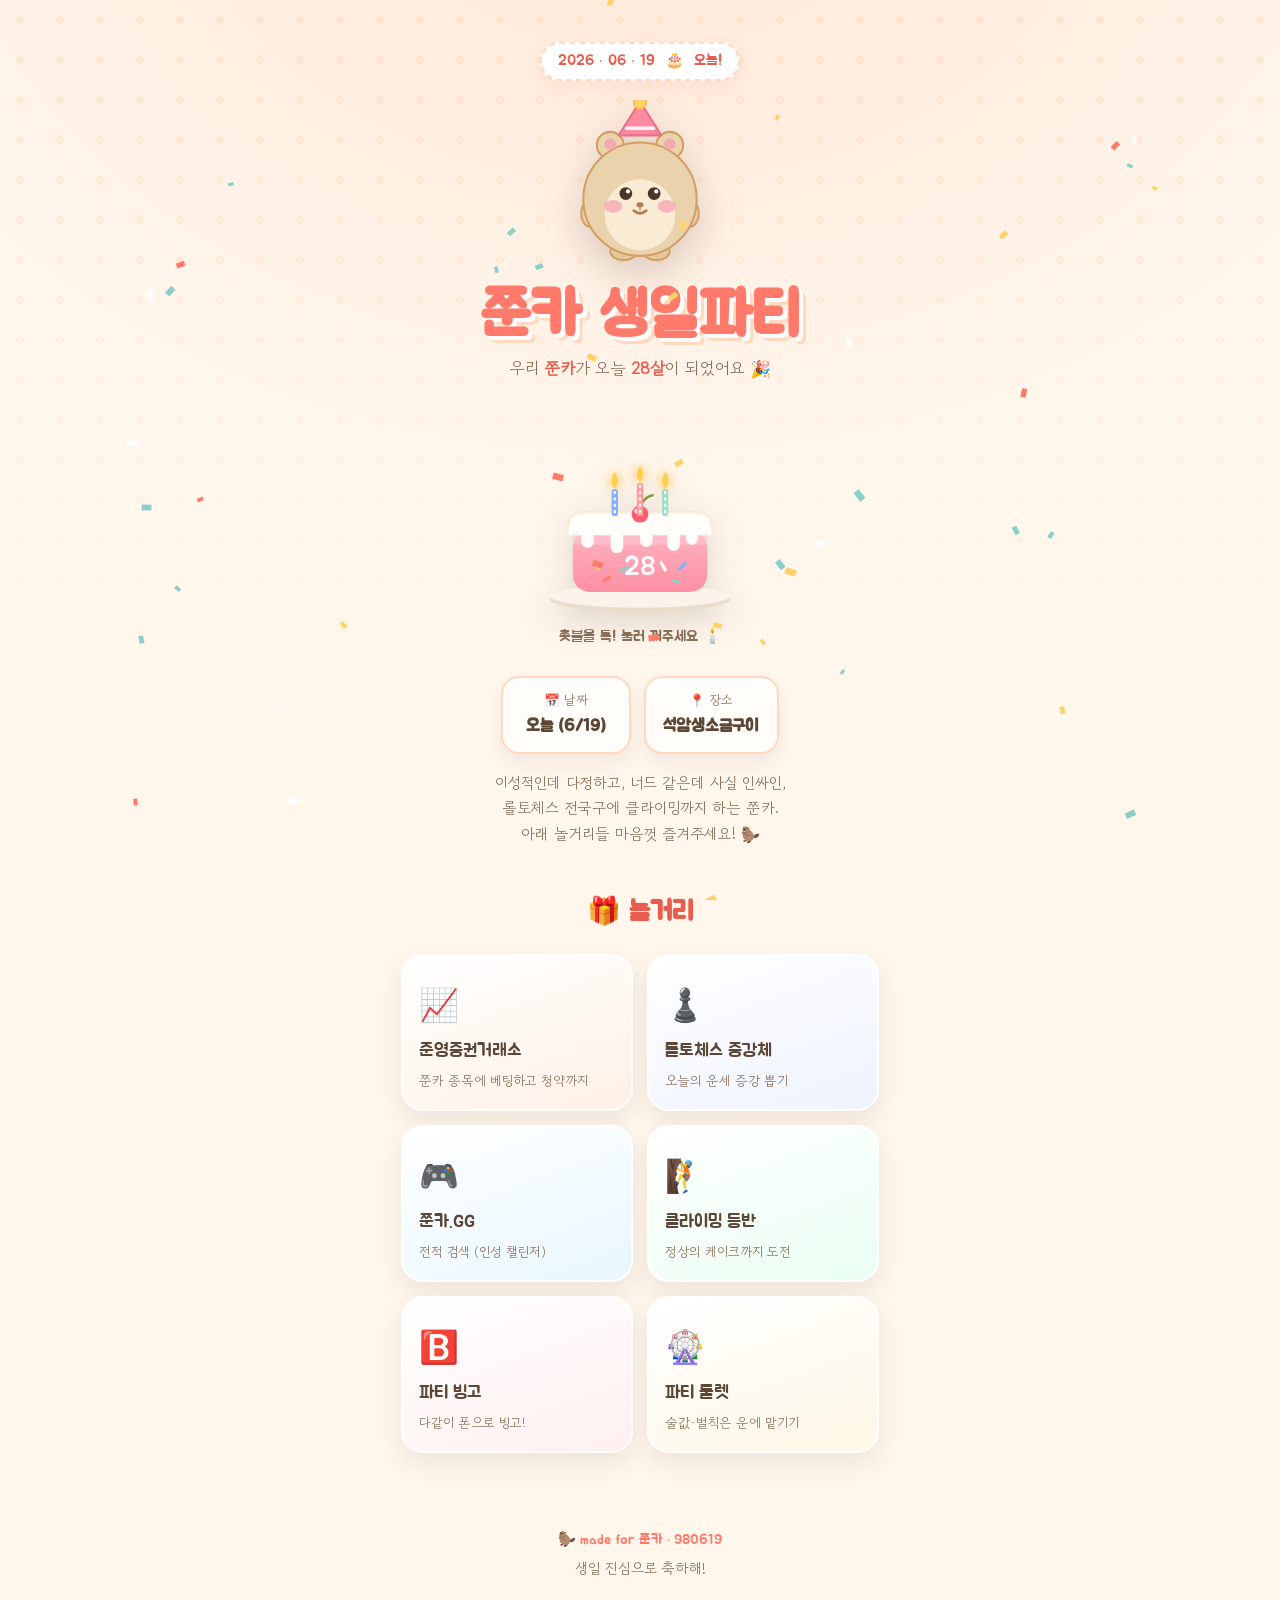
<file: index.html>
<!DOCTYPE html>
<html lang="ko">
<head>
<meta charset="UTF-8" />
<meta name="viewport" content="width=device-width, initial-scale=1.0, viewport-fit=cover" />
<title>쭌카 생일파티 🦫 28th</title>
<meta name="description" content="쭌카(준영) 28번째 생일 축하! 오늘 석암생소금구이에서. 놀거리 가득한 생일 페이지." />
<meta property="og:title" content="🦫 쭌카 생일파티 · 28th" />
<meta property="og:description" content="오늘 석암생소금구이! 거래소·증강체·빙고·룰렛까지 놀거리 가득." />
<link rel="preconnect" href="https://fonts.googleapis.com" />
<link rel="preconnect" href="https://fonts.gstatic.com" crossorigin />
<link href="https://fonts.googleapis.com/css2?family=Jua&family=Gowun+Dodum&display=swap" rel="stylesheet" />
<link rel="stylesheet" href="home.css?v=8" />
<link rel="icon" href="data:image/svg+xml,<svg xmlns='http://www.w3.org/2000/svg' viewBox='0 0 100 100'><text y='.9em' font-size='90'>🦫</text></svg>" />
</head>
<body>
<div class="dots" aria-hidden="true"></div>

<header class="hero">
  <p class="kicker">2026 · 06 · 19 &nbsp;🎂&nbsp; 오늘!</p>

  <div class="mascot">
    <svg viewBox="0 0 240 240" class="quokka" role="img" aria-label="쭌카 (쿼카)">
      <!-- 몸·팔·다리·귀 (공통 외곽선) -->
      <g stroke="#d2a067" stroke-width="3">
        <ellipse cx="97" cy="214" rx="19" ry="12" fill="#e7c79c"/>
        <ellipse cx="143" cy="214" rx="19" ry="12" fill="#e7c79c"/>
        <ellipse cx="50" cy="160" rx="13" ry="19" fill="#ead2ad"/>
        <ellipse cx="190" cy="160" rx="13" ry="19" fill="#ead2ad"/>
        <circle cx="78" cy="64" r="19" fill="#ead2ad"/>
        <circle cx="162" cy="64" r="19" fill="#ead2ad"/>
        <ellipse cx="120" cy="140" rx="80" ry="80" fill="#ead2ad"/>
      </g>

      <!-- 귀 안쪽 -->
      <circle cx="78" cy="62" r="8" fill="#f4a8b2"/>
      <circle cx="162" cy="62" r="8" fill="#f4a8b2"/>

      <!-- 배(밝은 면) -->
      <ellipse cx="120" cy="162" rx="50" ry="50" fill="#faecd4"/>

      <!-- 파티 고깔 -->
      <polygon points="120,2 150,50 90,50" fill="#ff8aa0" stroke="#e8718a" stroke-width="3" stroke-linejoin="round"/>
      <path d="M101,40 H139" stroke="#fff" stroke-width="5" stroke-linecap="round" opacity=".9"/>
      <circle cx="120" cy="4" r="9" fill="#ffd166" stroke="#e9b94a" stroke-width="2"/>

      <!-- 볼터치 -->
      <ellipse cx="82" cy="150" rx="13" ry="9" fill="#f7a8b2" opacity=".8"/>
      <ellipse cx="158" cy="150" rx="13" ry="9" fill="#f7a8b2" opacity=".8"/>

      <!-- 눈 (심플 점) -->
      <circle cx="100" cy="132" r="9" fill="#4b3526"/>
      <circle cx="140" cy="132" r="9" fill="#4b3526"/>
      <circle cx="103" cy="129" r="3" fill="#fff"/>
      <circle cx="143" cy="129" r="3" fill="#fff"/>

      <!-- 코 + 작은 스마일 -->
      <ellipse cx="120" cy="148" rx="5" ry="3.6" fill="#b07a50"/>
      <path d="M120,151 v4" stroke="#c79a6c" stroke-width="2.5" stroke-linecap="round"/>
      <path d="M111,156 q9,8 18,0" fill="none" stroke="#b07a50" stroke-width="3.5" stroke-linecap="round"/>
    </svg>
  </div>

  <h1 class="title">쭌카 생일파티</h1>
  <p class="sub">우리 <b>쭌카</b>가 오늘 <b>28살</b>이 되었어요 🎉</p>

  <div class="cake" id="cake" role="button" tabindex="0" aria-label="촛불 끄기">
    <svg viewBox="0 0 200 200" class="cakeSvg" role="img" aria-label="생일 케이크">
      <defs>
        <linearGradient id="cBody" x1="0" y1="0" x2="0" y2="1">
          <stop offset="0" stop-color="#ffb3c1"/><stop offset="1" stop-color="#ff8fa3"/>
        </linearGradient>
      </defs>

      <!-- 접시 -->
      <ellipse cx="100" cy="185" rx="86" ry="12" fill="#e9dccb"/>
      <ellipse cx="100" cy="182" rx="86" ry="11" fill="#fbf3e9"/>

      <!-- 본체 -->
      <rect x="36" y="120" width="128" height="58" rx="16" fill="url(#cBody)"/>
      <rect x="36" y="120" width="128" height="13" rx="6.5" fill="#ffc6d1" opacity=".6"/>

      <!-- 스프링클 -->
      <g stroke-linecap="round" stroke-width="3">
        <line x1="56" y1="150" x2="60" y2="156" stroke="#ffd166"/>
        <line x1="82" y1="158" x2="88" y2="155" stroke="#8ad0c9"/>
        <line x1="120" y1="150" x2="124" y2="157" stroke="#fff"/>
        <line x1="138" y1="156" x2="143" y2="151" stroke="#7fb0ff"/>
        <line x1="66" y1="167" x2="71" y2="164" stroke="#ff7a6b"/>
        <line x1="132" y1="167" x2="137" y2="169" stroke="#8ad0c9"/>
      </g>

      <!-- 숫자 -->
      <text x="100" y="162" text-anchor="middle" font-family="'Jua',sans-serif" font-size="26" fill="#fff" opacity=".95">28</text>

      <!-- 아이싱(크림) + 드립 -->
      <path d="M32 124 V116 q0 -14 16 -14 h104 q16 0 16 14 v8 Z" fill="#fffdf9"/>
      <g fill="#fffdf9">
        <rect x="44" y="120" width="12" height="16" rx="6"/>
        <rect x="72" y="120" width="12" height="21" rx="6"/>
        <rect x="100" y="120" width="12" height="15" rx="6"/>
        <rect x="126" y="120" width="12" height="19" rx="6"/>
        <rect x="144" y="120" width="11" height="13" rx="5.5"/>
      </g>
      <path d="M32 116 q0 -14 16 -14 h104 q16 0 16 14" fill="none" stroke="#ffe3c4" stroke-width="2" opacity=".7"/>

      <!-- 체리 -->
      <path d="M100 96 q5 -9 12 -10" fill="none" stroke="#7a9b3a" stroke-width="2.5" stroke-linecap="round"/>
      <circle cx="100" cy="104" r="8" fill="#ff5a6e"/>
      <circle cx="97" cy="101" r="2.4" fill="#fff" opacity=".85"/>

      <!-- 초 -->
      <rect x="73" y="80" width="6" height="26" rx="3" fill="#7fb0ff"/>
      <rect x="97" y="74" width="6" height="32" rx="3" fill="#ff9aa0"/>
      <rect x="121" y="80" width="6" height="26" rx="3" fill="#9be0c5"/>
      <g stroke="#fff" stroke-width="2" stroke-dasharray="3 3">
        <line x1="76" y1="82" x2="76" y2="104"/>
        <line x1="100" y1="76" x2="100" y2="104"/>
        <line x1="124" y1="82" x2="124" y2="104"/>
      </g>

      <!-- 불꽃 -->
      <g class="flames">
        <path class="flame" d="M76 80 q-6 -8 0 -16 q6 8 0 16 Z" fill="#ffce4d"/>
        <path class="flame" d="M100 74 q-6 -8 0 -16 q6 8 0 16 Z" fill="#ffce4d"/>
        <path class="flame" d="M124 80 q-6 -8 0 -16 q6 8 0 16 Z" fill="#ffce4d"/>
      </g>
    </svg>
  </div>
  <p class="cake-hint" id="cakeHint">촛불을 톡! 눌러 꺼주세요 🕯️</p>

  <div class="info">
    <div><span>📅 날짜</span><b>오늘 (6/19)</b></div>
    <div><span>📍 장소</span><b>석암생소금구이</b></div>
  </div>
  <p class="msg">
    이성적인데 다정하고, 너드 같은데 사실 인싸인,<br/>
    롤토체스 전국구에 클라이밍까지 하는 쭌카.<br/>
    아래 놀거리들 마음껏 즐겨주세요! 🦫
  </p>
</header>

<main class="hub">
  <h2 class="hub__title">🎁 놀거리</h2>
  <div class="cards">
    <a class="card c-ex" href="exchange.html">
      <span class="card__emo">📈</span>
      <span class="card__t">준영증권거래소</span>
      <span class="card__d">쭌카 종목에 베팅하고 청약까지</span>
    </a>
    <a class="card c-aug" href="augment.html">
      <span class="card__emo">♟️</span>
      <span class="card__t">롤토체스 증강체</span>
      <span class="card__d">오늘의 운세 증강 뽑기</span>
    </a>
    <a class="card c-gg" href="gg.html">
      <span class="card__emo">🎮</span>
      <span class="card__t">쭌카.GG</span>
      <span class="card__d">전적 검색 (인성 챌린저)</span>
    </a>
    <a class="card c-climb" href="climb.html">
      <span class="card__emo">🧗</span>
      <span class="card__t">클라이밍 등반</span>
      <span class="card__d">정상의 케이크까지 도전</span>
    </a>
    <a class="card c-bingo" href="bingo.html">
      <span class="card__emo">🅱️</span>
      <span class="card__t">파티 빙고</span>
      <span class="card__d">다같이 폰으로 빙고!</span>
    </a>
    <a class="card c-roul" href="roulette.html">
      <span class="card__emo">🎡</span>
      <span class="card__t">파티 룰렛</span>
      <span class="card__d">술값·벌칙은 운에 맡기기</span>
    </a>
  </div>
</main>

<footer class="foot">
  <p>🦫 made for 쭌카 · 980619</p>
  <p>생일 진심으로 축하해!</p>
</footer>

<script src="confetti.js?v=8"></script>
<script>
  (() => {
    const cake = document.getElementById("cake"), hint = document.getElementById("cakeHint");
    let done = false;
    const blow = () => {
      if (done) return; done = true;
      cake.classList.add("out");
      hint.textContent = "🎉 28살 축하해 쭌카!";
      if (window.JunkaConfetti) window.JunkaConfetti.burst(180, { colors: ["#ff7a6b", "#ffd166", "#ffb38a", "#8ad0c9", "#fff"] });
    };
    cake.addEventListener("click", blow);
    cake.addEventListener("keydown", e => { if (e.key === "Enter" || e.key === " ") { e.preventDefault(); blow(); } });
    // 입장 축하 한 방
    setTimeout(() => { if (window.JunkaConfetti) window.JunkaConfetti.burst(90, { colors: ["#ff7a6b", "#ffd166", "#8ad0c9", "#fff"] }); }, 500);
  })();
</script>
</body>
</html>
</file>
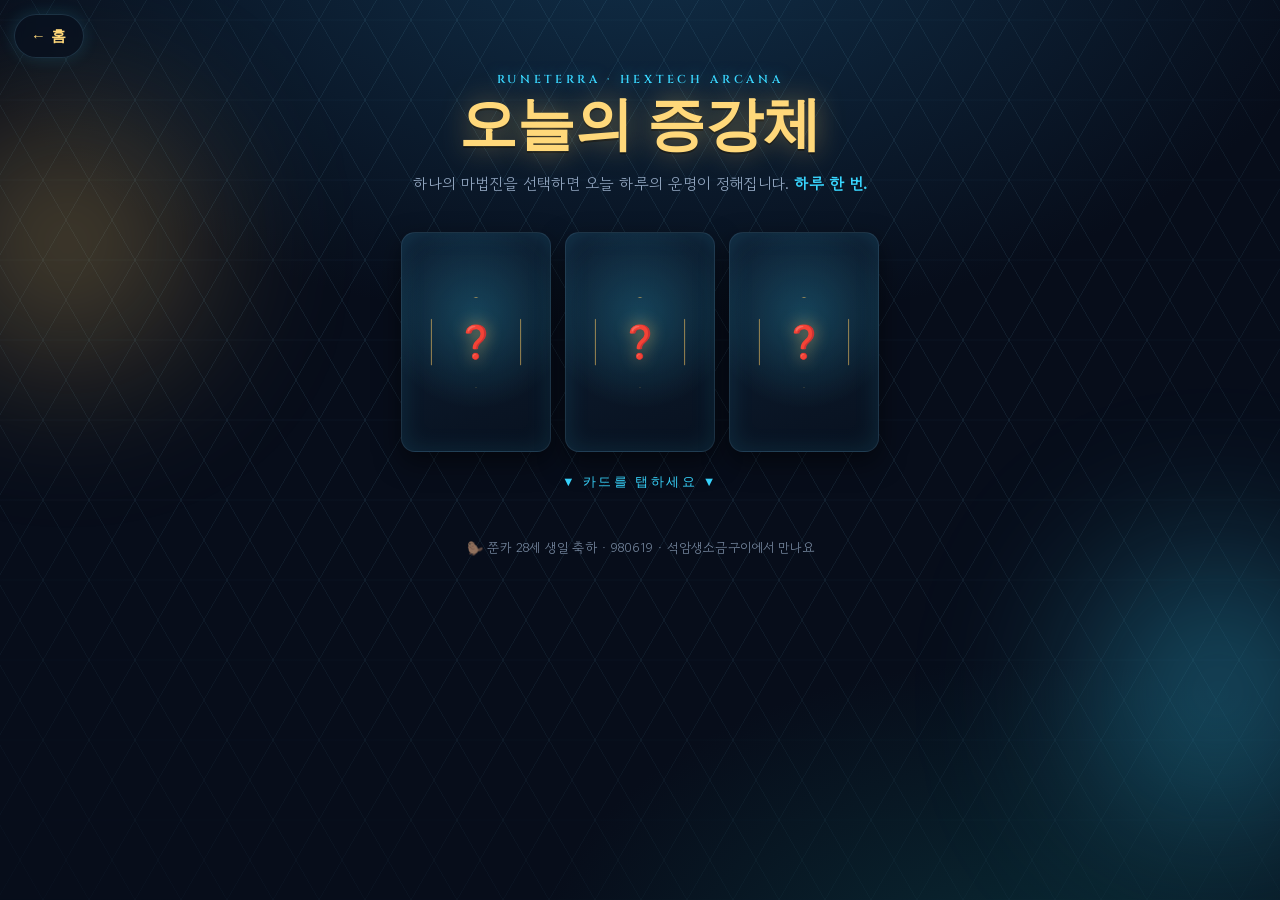
<file: augment.html>
<!DOCTYPE html>
<html lang="ko">
<head>
<meta charset="UTF-8" />
<meta name="viewport" content="width=device-width, initial-scale=1.0, viewport-fit=cover" />
<title>오늘의 증강체 뽑기 · 쭌카 28th</title>
<meta name="description" content="쭌카(준영) 28세 생일 — 오늘의 롤토체스 증강체를 뽑아보세요." />
<meta property="og:title" content="🔮 오늘의 증강체 뽑기 · 쭌카 28th" />
<meta property="og:description" content="헥스테크 마법진에서 오늘 하루의 증강체를 선택하세요. 하루 한 번!" />
<link rel="preconnect" href="https://fonts.googleapis.com" />
<link rel="preconnect" href="https://fonts.gstatic.com" crossorigin />
<link href="https://fonts.googleapis.com/css2?family=Cinzel:wght@500;600;700;800&family=Gowun+Dodum&family=Noto+Serif+KR:wght@400;500;600;700&display=swap" rel="stylesheet" />
<link rel="stylesheet" href="augment.css?v=8" />
<link rel="icon" href="data:image/svg+xml,<svg xmlns='http://www.w3.org/2000/svg' viewBox='0 0 100 100'><text y='.9em' font-size='90'>🔮</text></svg>" />
</head>
<body>

<a href="index.html" class="back">← 홈</a>

<div class="bg" aria-hidden="true">
  <div class="bg__hexgrid"></div>
  <div class="bg__glow bg__glow--gold"></div>
  <div class="bg__glow bg__glow--cyan"></div>
</div>

<main class="stage">
  <header class="hd">
    <p class="hd__eyebrow">RUNETERRA · HEXTECH ARCANA</p>
    <h1 class="hd__title">오늘의 증강체</h1>
    <p class="hd__sub" id="subtitle">하나의 마법진을 선택하면 오늘 하루의 운명이 정해집니다. <strong>하루 한 번.</strong></p>
  </header>

  <!-- 뽑기 영역 (3장) -->
  <section class="pick" id="pickArea" aria-label="증강체 선택">
    <div class="cards" id="cards" role="group" aria-label="증강체 카드 3장"></div>
    <p class="pick__hint" id="pickHint">▼ 카드를 탭하세요 ▼</p>
  </section>

  <!-- 결과 영역 -->
  <section class="result" id="resultArea" hidden aria-live="polite">
    <p class="result__label">오늘의 증강체 · 확정</p>
    <article class="reveal" id="revealCard">
      <div class="reveal__hexframe" aria-hidden="true"></div>
      <div class="reveal__tier" id="revealTier"></div>
      <div class="reveal__icon" id="revealIcon">❓</div>
      <h2 class="reveal__name" id="revealName"></h2>
      <p class="reveal__desc" id="revealDesc"></p>
    </article>
    <p class="result__note" id="resultNote"></p>
    <p class="result__brag">캡처해서 자랑하기 📸</p>
  </section>

  <footer class="ft">
    🦫 쭌카 28세 생일 축하 · 980619 · 석암생소금구이에서 만나요
  </footer>
</main>

<script src="confetti.js?v=8"></script>
<script src="augment.js?v=8"></script>
</body>
</html>
</file>
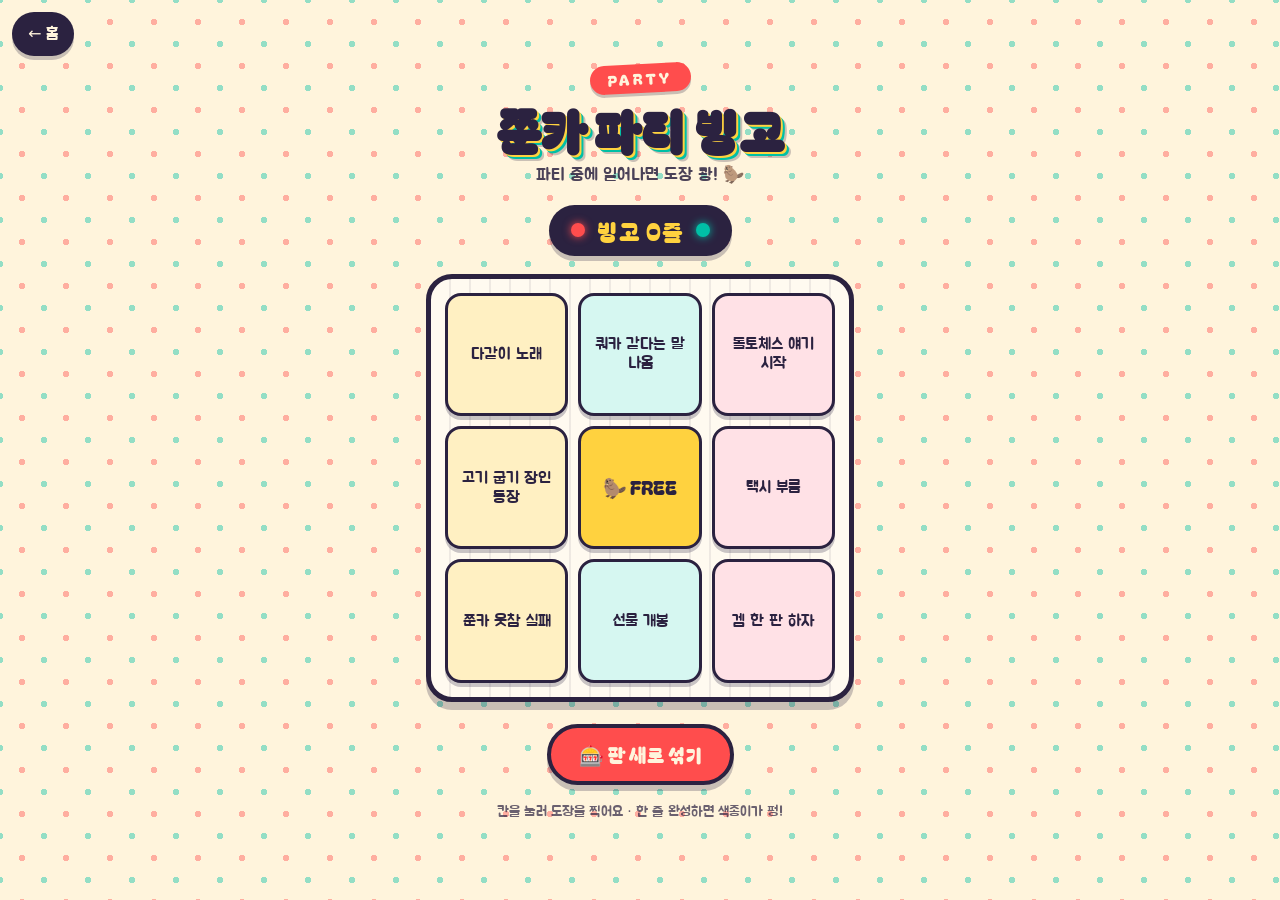
<file: bingo.html>
<!DOCTYPE html>
<html lang="ko">
<head>
<meta charset="UTF-8" />
<meta name="viewport" content="width=device-width, initial-scale=1.0" />
<title>쭌카 파티 빙고 🎉</title>
<link rel="preconnect" href="https://fonts.googleapis.com" />
<link rel="preconnect" href="https://fonts.gstatic.com" crossorigin />
<link href="https://fonts.googleapis.com/css2?family=Bagel+Fat+One&family=Jua&display=swap" rel="stylesheet" />
<link rel="stylesheet" href="bingo.css?v=8" />
<link rel="icon" href="data:image/svg+xml,<svg xmlns='http://www.w3.org/2000/svg' viewBox='0 0 100 100'><text y='.9em' font-size='90'>🦫</text></svg>" />
</head>
<body>
<a href="index.html" class="back">← 홈</a>

<main class="wrap">
  <header class="hdr">
    <div class="hdr__ribbon" aria-hidden="true">PARTY</div>
    <h1 class="hdr__title">쭌카 파티 빙고</h1>
    <p class="hdr__sub">파티 중에 일어나면 도장 쾅! 🦫</p>
  </header>

  <div class="scoreboard">
    <span class="scoreboard__lamp" aria-hidden="true"></span>
    <span id="bingoCount" class="scoreboard__count" role="status" aria-live="polite">빙고 0줄</span>
    <span class="scoreboard__lamp" aria-hidden="true"></span>
  </div>

  <section class="board-stage">
    <div id="board" class="board" role="grid" aria-label="빙고판 3x3"></div>
  </section>

  <button id="shuffle" class="shuffle" type="button">🎰 판 새로 섞기</button>

  <p class="hint">칸을 눌러 도장을 찍어요 · 한 줄 완성하면 색종이가 펑!</p>
</main>

<script src="confetti.js?v=8"></script>
<script src="bingo.js?v=8"></script>
</body>
</html>
</file>
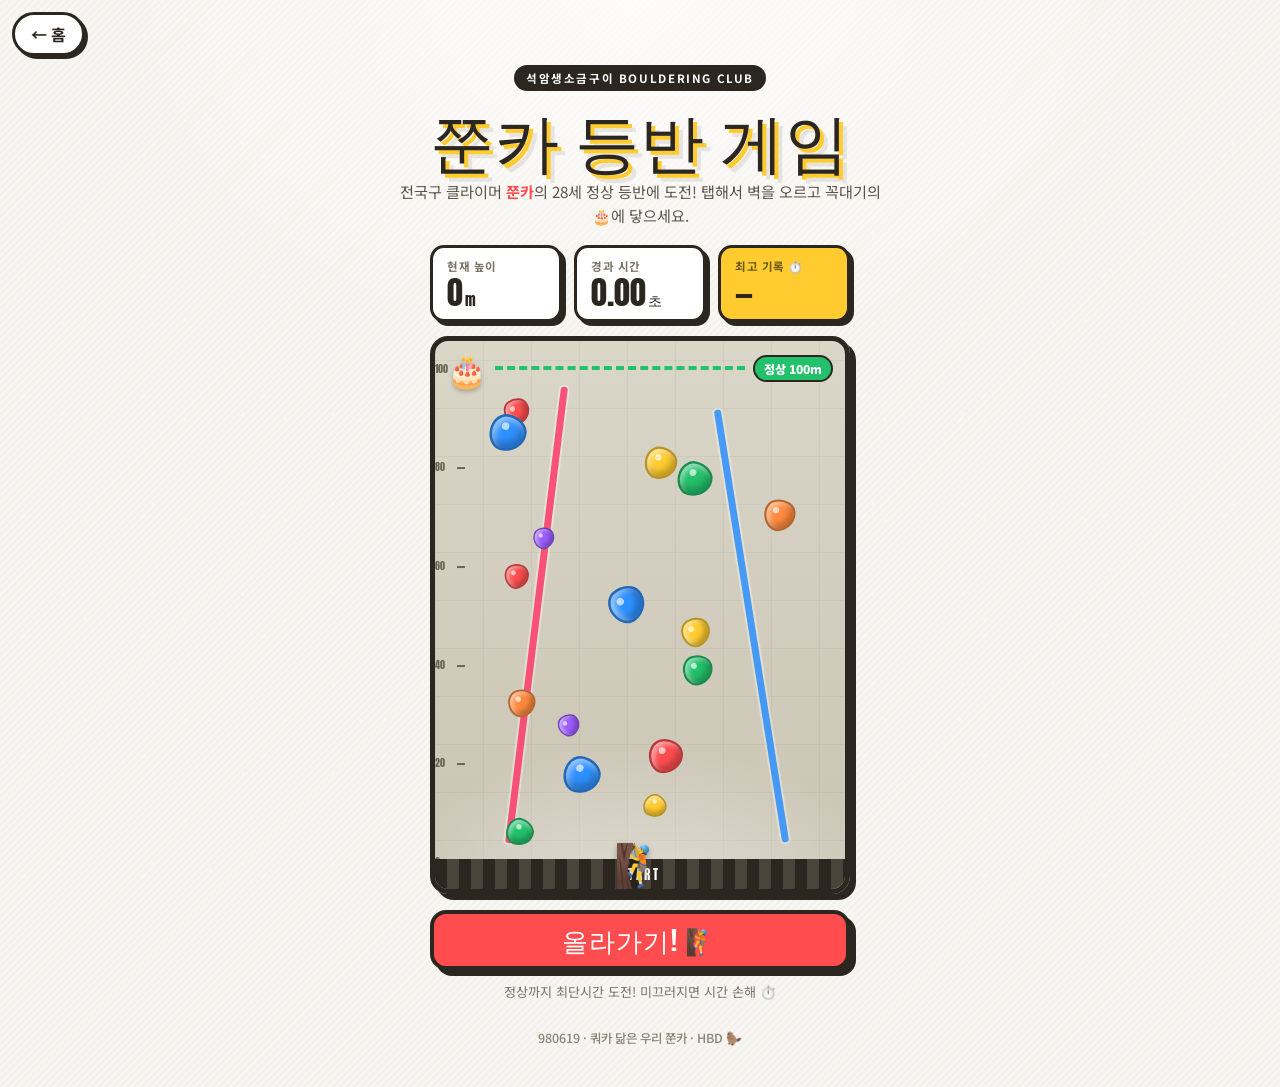
<file: climb.html>
<!DOCTYPE html>
<html lang="ko">
<head>
<meta charset="UTF-8" />
<meta name="viewport" content="width=device-width, initial-scale=1.0, viewport-fit=cover" />
<title>쭌카 클라이밍 · 28th BIRTHDAY</title>
<meta name="description" content="쭌카(준영) 28세 생일 기념 볼더링 등반 게임 — 정상의 케이크까지 올라가자!" />
<meta property="og:title" content="🧗 쭌카 클라이밍 · 등반 게임" />
<meta property="og:description" content="탭해서 벽을 오르고 정상의 🎂에 도달하세요. 전국구 클라이머 쭌카 28세 축하!" />
<link rel="preconnect" href="https://fonts.googleapis.com" />
<link rel="preconnect" href="https://fonts.gstatic.com" crossorigin />
<link href="https://fonts.googleapis.com/css2?family=Anton&family=Noto+Sans+KR:wght@400;500;700;900&display=swap" rel="stylesheet" />
<link rel="stylesheet" href="climb.css?v=8" />
<link rel="icon" href="data:image/svg+xml,<svg xmlns='http://www.w3.org/2000/svg' viewBox='0 0 100 100'><text y='.9em' font-size='90'>🧗</text></svg>" />
</head>
<body>
<a href="index.html" class="back">← 홈</a>

<main class="wrap">
  <header class="head">
    <div class="head__kicker">석암생소금구이 BOULDERING CLUB</div>
    <h1 class="head__title">쭌카 등반 게임</h1>
    <p class="head__sub">전국구 클라이머 <b>쭌카</b>의 28세 정상 등반에 도전! 탭해서 벽을 오르고 꼭대기의 🎂에 닿으세요.</p>
  </header>

  <section class="game" aria-label="볼더링 등반 게임">
    <!-- HUD -->
    <div class="hud">
      <div class="hud__stat">
        <span class="hud__label">현재 높이</span>
        <span class="hud__val" id="curVal">0<small>m</small></span>
      </div>
      <div class="hud__stat">
        <span class="hud__label">경과 시간</span>
        <span class="hud__val" id="timeVal">0.0<small>초</small></span>
      </div>
      <div class="hud__stat hud__stat--best">
        <span class="hud__label">최고 기록 ⏱️</span>
        <span class="hud__val" id="bestVal">—</span>
      </div>
    </div>

    <!-- The wall -->
    <div class="stage">
      <div class="wall" id="wall">
        <!-- summit marker -->
        <div class="summit" aria-hidden="true">
          <span class="summit__cake">🎂</span>
          <span class="summit__line"></span>
          <span class="summit__tag">정상 100m</span>
        </div>

        <!-- holds (decorative) -->
        <div class="holds" id="holds" aria-hidden="true"></div>

        <!-- route tape -->
        <span class="tape tape--a" aria-hidden="true"></span>
        <span class="tape tape--b" aria-hidden="true"></span>

        <!-- height ruler -->
        <div class="ruler" aria-hidden="true" id="ruler"></div>

        <!-- climber -->
        <div class="climber" id="climber" aria-live="polite">🧗</div>

        <!-- slip flash -->
        <div class="slip" id="slip" aria-hidden="true">😵 미끄러짐!</div>

        <!-- start marker -->
        <div class="ground" aria-hidden="true"><span>START</span></div>
      </div>
    </div>

    <!-- congrats banner -->
    <div class="congrats" id="congrats" hidden>
      <span class="congrats__emoji">🏆</span>
      <p class="congrats__msg" id="congratsMsg">정상 정복! 쭌카 생일 축하해! 🎉</p>
    </div>

    <button class="climbBtn" id="climbBtn" type="button">올라가기! 🧗</button>
    <p class="game__hint" id="hint">한 번 탭할 때마다 4~10m씩 오릅니다. 가끔 미끄러지니 조심!</p>
  </section>

  <footer class="foot">980619 · 쿼카 닮은 우리 쭌카 · HBD 🦫</footer>
</main>

<script src="confetti.js?v=8"></script>
<script src="climb.js?v=8"></script>
</body>
</html>
</file>
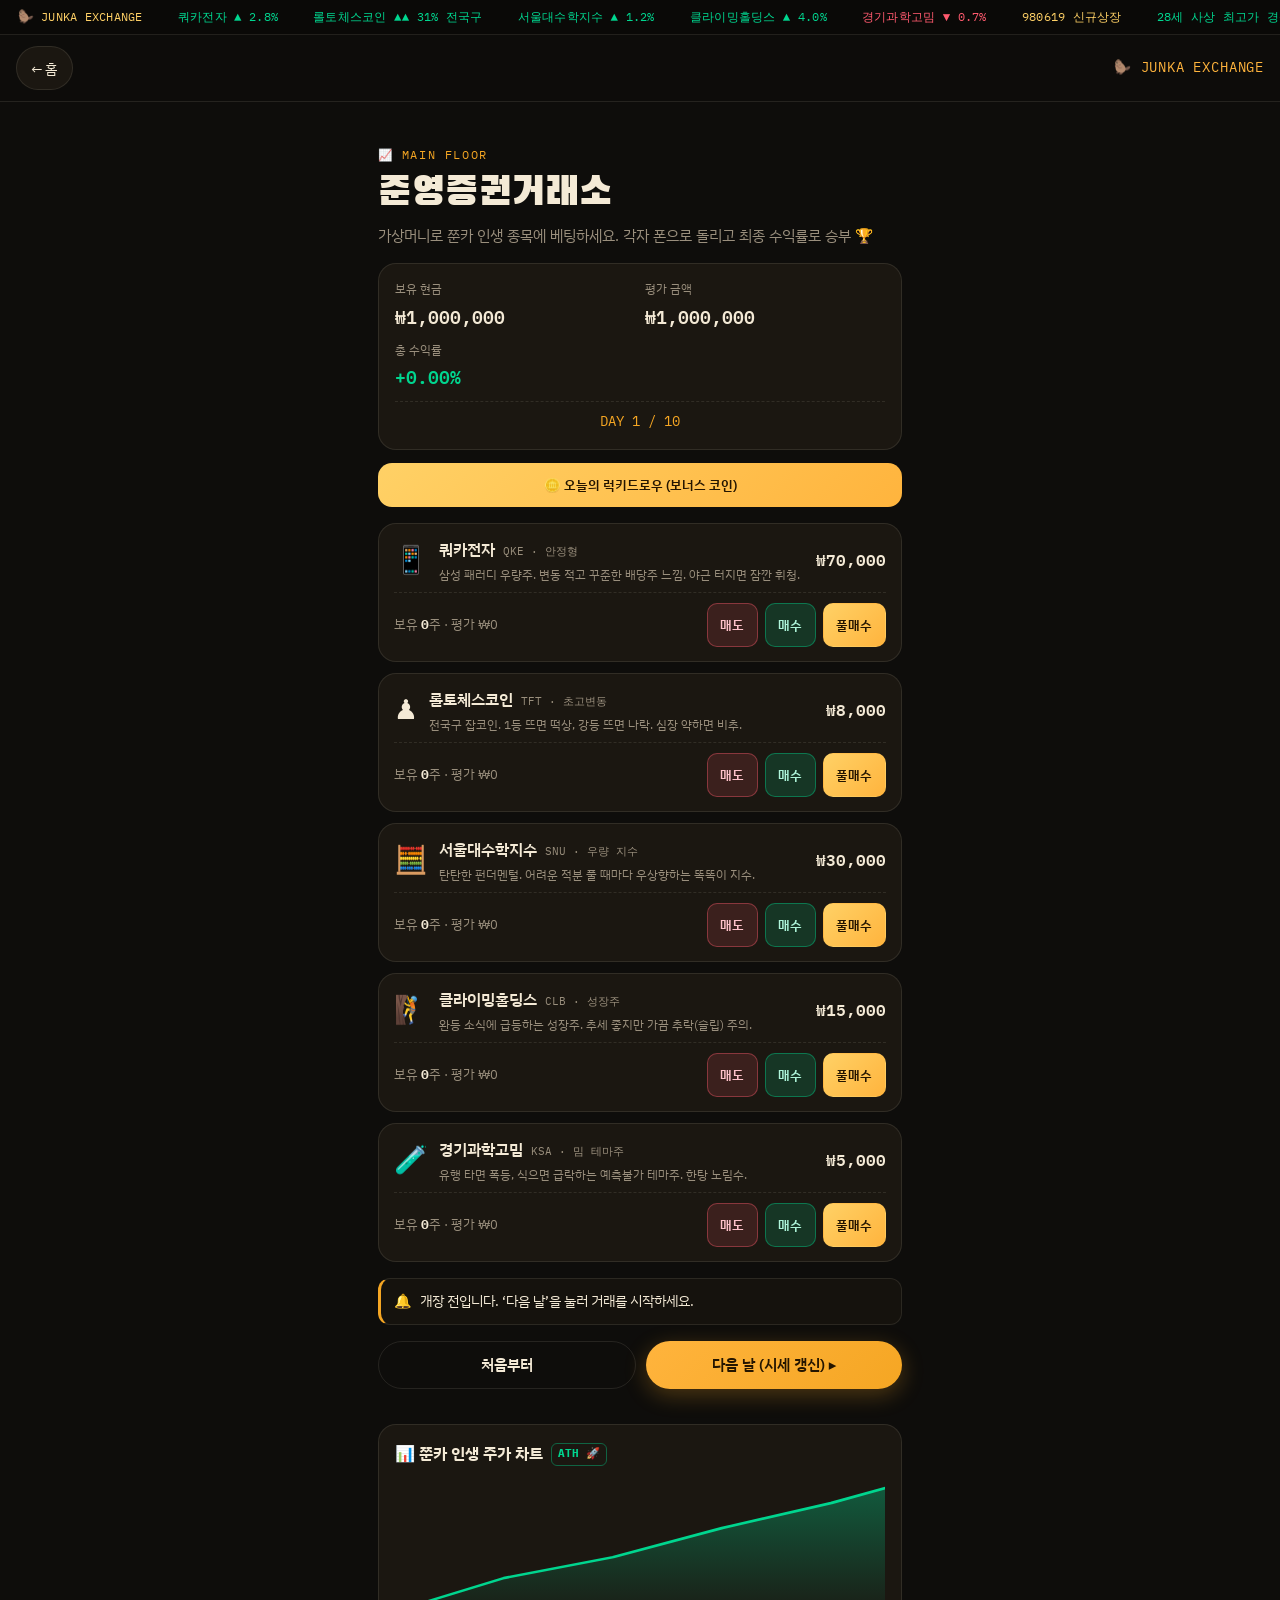
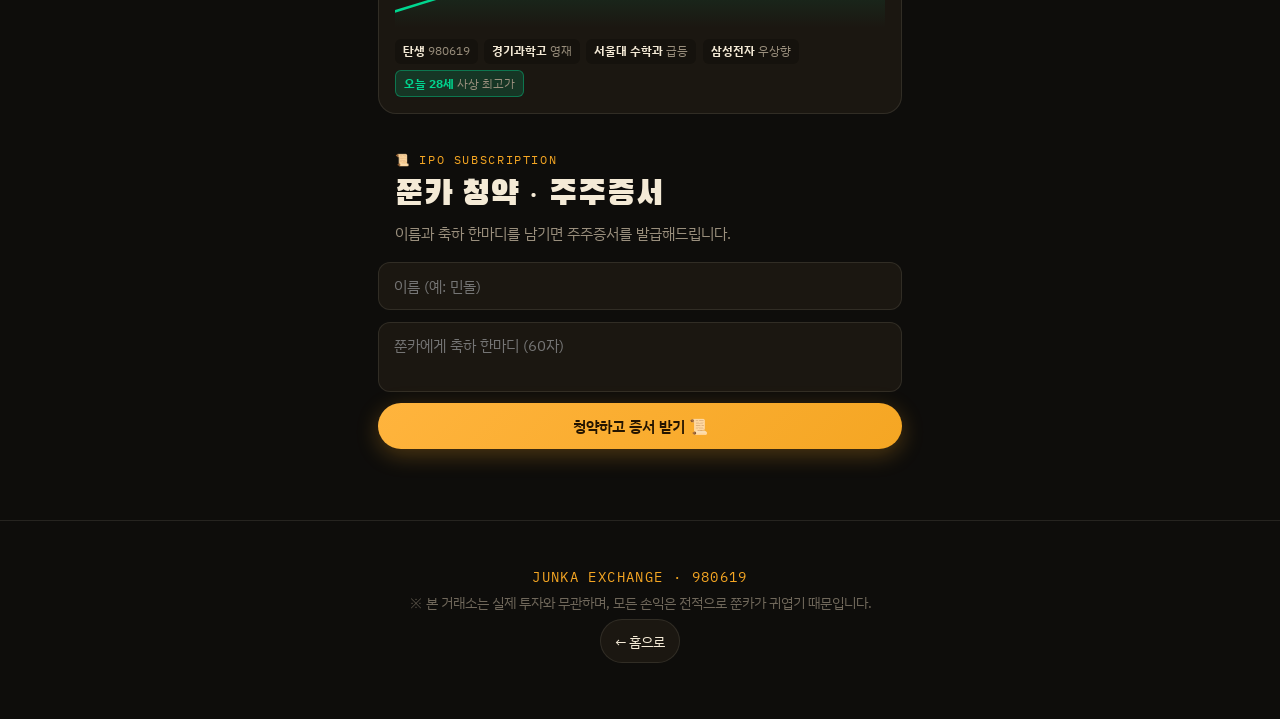
<file: exchange.html>
<!DOCTYPE html>
<html lang="ko">
<head>
<meta charset="UTF-8" />
<meta name="viewport" content="width=device-width, initial-scale=1.0, viewport-fit=cover" />
<title>준영증권거래소 · JUNKA EXCHANGE</title>
<meta name="description" content="쭌카 종목에 베팅하고 주주증서까지 — 준영증권거래소" />
<link rel="preconnect" href="https://fonts.googleapis.com" />
<link rel="preconnect" href="https://fonts.gstatic.com" crossorigin />
<link href="https://fonts.googleapis.com/css2?family=Black+Han+Sans&family=IBM+Plex+Mono:wght@400;500;600&family=IBM+Plex+Sans+KR:wght@300;400;500;600;700&display=swap" rel="stylesheet" />
<link rel="stylesheet" href="exchange.css?v=8" />
<link rel="icon" href="data:image/svg+xml,<svg xmlns='http://www.w3.org/2000/svg' viewBox='0 0 100 100'><text y='.9em' font-size='90'>📈</text></svg>" />
</head>
<body>

<div class="ticker" aria-hidden="true"><div class="ticker__track" id="tickerTrack"></div></div>

<header class="topbar">
  <a href="index.html" class="back">← 홈</a>
  <span class="topbar__brand mono">🦫 JUNKA EXCHANGE</span>
</header>

<section class="ex-head">
  <span class="eyebrow mono">📈 MAIN FLOOR</span>
  <h1>준영증권거래소</h1>
  <p>가상머니로 쭌카 인생 종목에 베팅하세요. 각자 폰으로 돌리고 최종 수익률로 승부 🏆</p>
</section>

<section class="wrap">
  <div class="portfolio">
    <div class="pf__item"><span class="pf__label">보유 현금</span><span class="pf__value mono" id="cash">₩1,000,000</span></div>
    <div class="pf__item"><span class="pf__label">평가 금액</span><span class="pf__value mono" id="networth">₩1,000,000</span></div>
    <div class="pf__item"><span class="pf__label">총 수익률</span><span class="pf__value mono" id="roi">+0.00%</span></div>
    <div class="pf__day"><span class="mono" id="dayLabel">DAY 1 / 10</span></div>
  </div>

  <button class="lucky" id="luckyBtn">🪙 오늘의 럭키드로우 (보너스 코인)</button>

  <div class="stocks" id="stocks"></div>

  <div class="event-log" id="eventLog" aria-live="polite">
    <span class="event-log__icon">🔔</span>
    <span id="eventText">개장 전입니다. ‘다음 날’을 눌러 거래를 시작하세요.</span>
  </div>

  <div class="ex-actions">
    <button class="btn btn--ghost" id="resetBtn">처음부터</button>
    <button class="btn btn--primary" id="nextDayBtn">다음 날 (시세 갱신) ▸</button>
  </div>

  <div class="lifechart">
    <h3>📊 쭌카 인생 주가 차트 <span class="ath mono">ATH 🚀</span></h3>
    <svg viewBox="0 0 360 180" class="lifechart__svg" preserveAspectRatio="none" aria-hidden="true">
      <defs><linearGradient id="lcFill" x1="0" x2="0" y1="0" y2="1">
        <stop offset="0%" stop-color="rgba(0,214,143,0.35)"/><stop offset="100%" stop-color="rgba(0,214,143,0)"/>
      </linearGradient></defs>
      <polyline points="0,160 20,150 80,120 160,95 240,60 320,30 360,12 360,180 0,180" fill="url(#lcFill)" stroke="none"/>
      <polyline class="lifechart__line" points="0,160 20,150 80,120 160,95 240,60 320,30 360,12" fill="none" stroke="#00d68f" stroke-width="3" stroke-linecap="round" stroke-linejoin="round"/>
    </svg>
    <ul class="lifechart__legend">
      <li><b>탄생</b> 980619</li><li><b>경기과학고</b> 영재</li><li><b>서울대 수학과</b> 급등</li>
      <li><b>삼성전자</b> 우상향</li><li class="now"><b>오늘 28세</b> 사상 최고가</li>
    </ul>
  </div>
</section>

<!-- IPO 청약 (거래소 컨셉 유지) -->
<section class="wrap ipo">
  <div class="ex-head ex-head--sub">
    <span class="eyebrow mono">📜 IPO SUBSCRIPTION</span>
    <h2>쭌카 청약 · 주주증서</h2>
    <p>이름과 축하 한마디를 남기면 주주증서를 발급해드립니다.</p>
  </div>
  <form class="ipo__form" id="ipoForm">
    <input type="text" id="ipoName" maxlength="16" placeholder="이름 (예: 민돌)" required />
    <textarea id="ipoMsg" maxlength="60" placeholder="쭌카에게 축하 한마디 (60자)" required></textarea>
    <button class="btn btn--primary" type="submit">청약하고 증서 받기 📜</button>
  </form>
  <div class="cert-area" id="certArea"></div>
</section>

<footer class="footer">
  <p class="mono">JUNKA EXCHANGE · 980619</p>
  <p class="disclaimer">※ 본 거래소는 실제 투자와 무관하며, 모든 손익은 전적으로 쭌카가 귀엽기 때문입니다.</p>
  <a href="index.html" class="back back--foot">← 홈으로</a>
</footer>

<script src="confetti.js?v=8"></script>
<script src="exchange.js?v=8"></script>
</body>
</html>
</file>
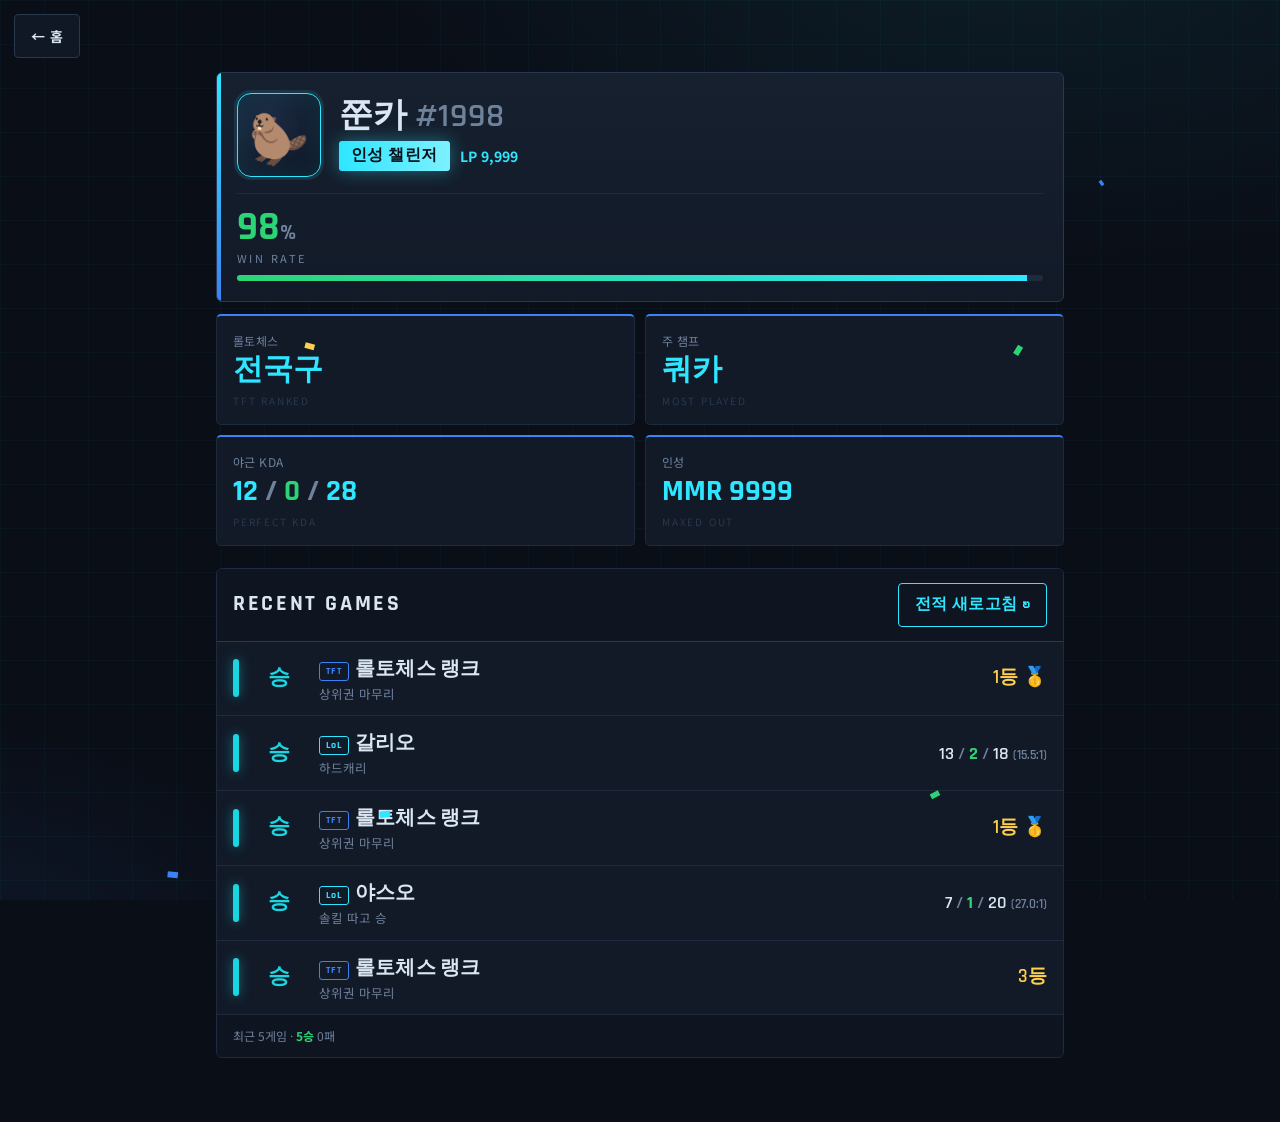
<file: gg.html>
<!DOCTYPE html>
<html lang="ko">
<head>
<meta charset="UTF-8" />
<meta name="viewport" content="width=device-width, initial-scale=1.0" />
<title>쭌카.GG · 전적</title>
<link rel="preconnect" href="https://fonts.googleapis.com" />
<link rel="preconnect" href="https://fonts.gstatic.com" crossorigin />
<link href="https://fonts.googleapis.com/css2?family=Rajdhani:wght@500;600;700&family=Teko:wght@500;600;700&family=Noto+Sans+KR:wght@400;500;700;900&display=swap" rel="stylesheet" />
<link rel="stylesheet" href="gg.css?v=8" />
<link rel="icon" href="data:image/svg+xml,<svg xmlns='http://www.w3.org/2000/svg' viewBox='0 0 100 100'><text y='.9em' font-size='90'>🦫</text></svg>" />
</head>
<body>
<a href="index.html" class="back">← 홈</a>

<main class="wrap">
  <!-- Profile header -->
  <header class="profile">
    <div class="profile__avatar" aria-hidden="true">🦫</div>
    <div class="profile__id">
      <h1 class="profile__name">쭌카 <span class="profile__tag">#1998</span></h1>
      <div class="profile__tier">
        <span class="tier-badge">인성 챌린저</span>
        <span class="profile__lp">LP 9,999</span>
      </div>
    </div>
    <div class="profile__wr">
      <div class="profile__wr-num">98<span>%</span></div>
      <div class="profile__wr-label">WIN RATE</div>
      <div class="profile__wr-bar"><span style="width:98%"></span></div>
    </div>
  </header>

  <!-- Stat grid -->
  <section class="stats" aria-label="주요 스탯">
    <div class="stat">
      <div class="stat__label">롤토체스</div>
      <div class="stat__value">전국구</div>
      <div class="stat__sub">TFT RANKED</div>
    </div>
    <div class="stat">
      <div class="stat__label">주 챔프</div>
      <div class="stat__value">쿼카</div>
      <div class="stat__sub">MOST PLAYED</div>
    </div>
    <div class="stat">
      <div class="stat__label">야근 KDA</div>
      <div class="stat__value stat__value--kda">12 <i>/</i> <b>0</b> <i>/</i> 28</div>
      <div class="stat__sub">PERFECT KDA</div>
    </div>
    <div class="stat">
      <div class="stat__label">인성</div>
      <div class="stat__value">MMR 9999</div>
      <div class="stat__sub">MAXED OUT</div>
    </div>
  </section>

  <!-- Recent games -->
  <section class="recent" aria-label="최근 전적">
    <div class="recent__head">
      <h2 class="recent__title">RECENT GAMES</h2>
      <button id="reroll" class="reroll" type="button">전적 새로고침 ↻</button>
    </div>
    <ul id="matchList" class="matches"></ul>
    <p class="recent__foot">최근 5게임 · <span id="winTally"></span></p>
  </section>
</main>

<script src="confetti.js?v=8"></script>
<script src="gg.js?v=8"></script>
</body>
</html>
</file>
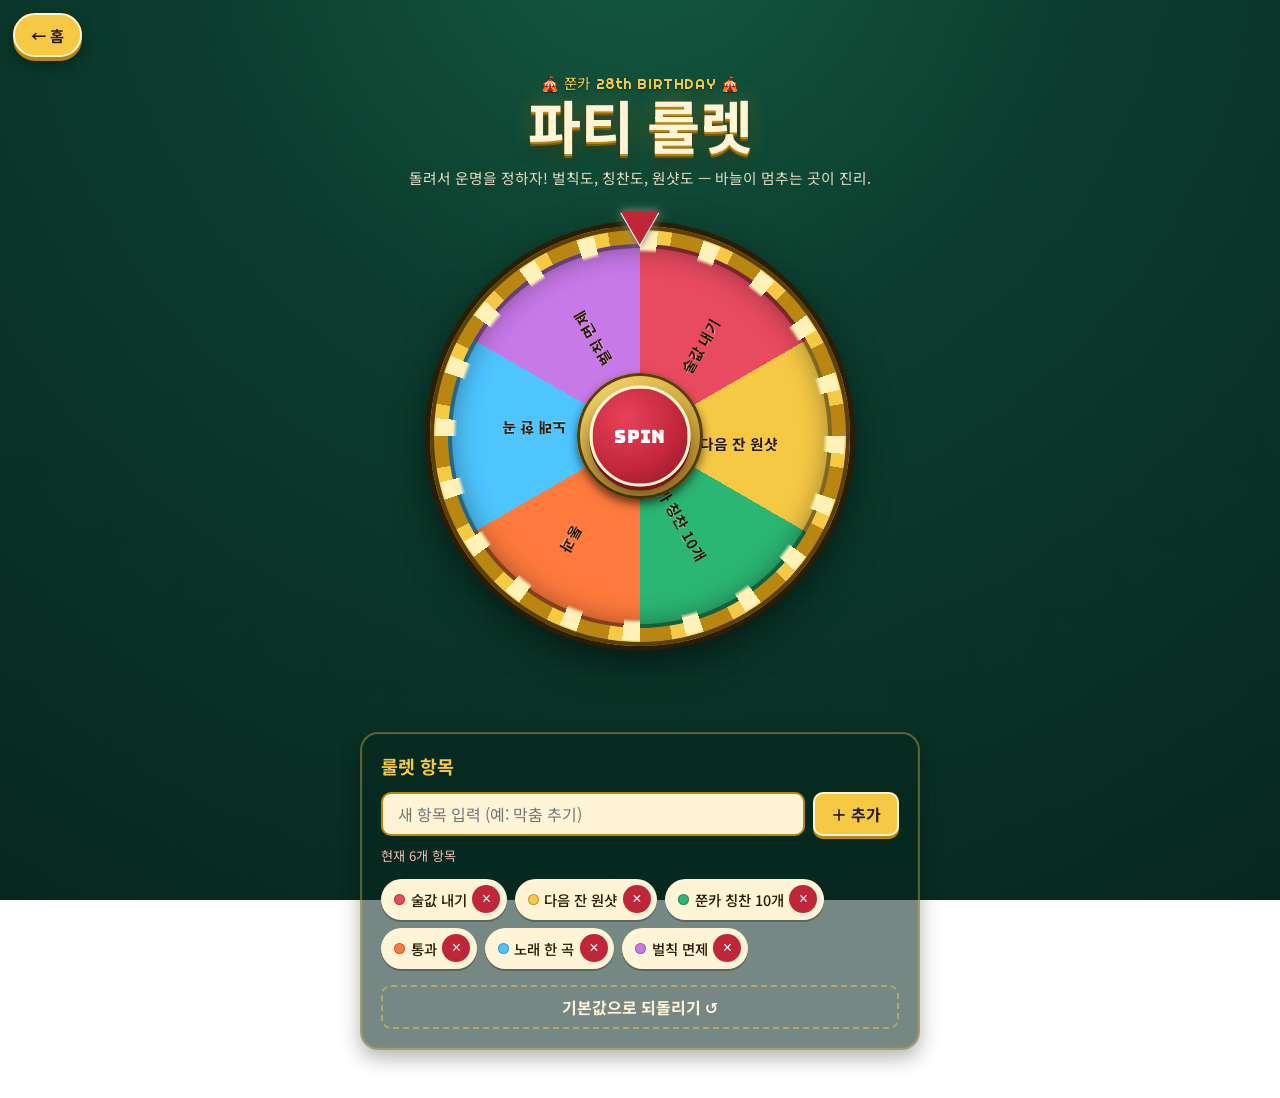
<file: roulette.html>
<!DOCTYPE html>
<html lang="ko">
<head>
<meta charset="UTF-8" />
<meta name="viewport" content="width=device-width, initial-scale=1.0" />
<title>파티 룰렛 · 쭌카 28th</title>
<link rel="preconnect" href="https://fonts.googleapis.com" />
<link rel="preconnect" href="https://fonts.gstatic.com" crossorigin />
<link href="https://fonts.googleapis.com/css2?family=Bungee&family=Righteous&family=Noto+Sans+KR:wght@400;500;700;900&display=swap" rel="stylesheet" />
<link rel="stylesheet" href="roulette.css?v=8" />
<link rel="icon" href="data:image/svg+xml,<svg xmlns='http://www.w3.org/2000/svg' viewBox='0 0 100 100'><text y='.9em' font-size='90'>🎡</text></svg>" />
</head>
<body>
<a href="index.html" class="back">← 홈</a>

<main class="wrap">
  <header class="hero">
    <p class="hero__kicker">🎪 쭌카 28th BIRTHDAY 🎪</p>
    <h1 class="hero__title">파티 룰렛</h1>
    <p class="hero__sub">돌려서 운명을 정하자! 벌칙도, 칭찬도, 원샷도 — 바늘이 멈추는 곳이 진리.</p>
  </header>

  <section class="stage" aria-label="룰렛">
    <div class="stage__pointer" aria-hidden="true">▼</div>

    <div class="wheel-frame">
      <div class="wheel-hub" aria-hidden="true"></div>
      <div id="wheel" class="wheel" role="img" aria-label="파티 룰렛 휠"></div>
      <button id="spin" class="spin-btn" type="button">SPIN</button>
      <div class="wheel-empty" id="wheelEmpty" hidden>
        <span>항목을 2개 이상<br />추가해 주세요 🎈</span>
      </div>
    </div>

    <p id="result" class="result" role="status" aria-live="polite"></p>
  </section>

  <section class="panel" aria-label="항목 관리">
    <h2 class="panel__title">룰렛 항목</h2>
    <form id="addForm" class="add-row" autocomplete="off">
      <input id="itemInput" class="add-row__input" type="text" maxlength="20"
             placeholder="새 항목 입력 (예: 막춤 추기)" aria-label="새 항목" />
      <button class="add-row__btn" type="submit">＋ 추가</button>
    </form>
    <p id="hint" class="panel__hint"></p>
    <ul id="chips" class="chips" aria-label="현재 항목 목록"></ul>
    <button id="reset" class="reset-btn" type="button">기본값으로 되돌리기 ↺</button>
  </section>
</main>

<script src="confetti.js?v=8"></script>
<script src="roulette.js?v=8"></script>
</body>
</html>
</file>
<file: home.css>
/* ===== 쭌카 생일 홈 · 따뜻한 쿼카 파티 ===== */
:root{
  --cream:#fff6ec;
  --paper:#fffdf9;
  --peach:#ffd9c0;
  --coral:#ff7a6b;
  --coral-d:#e85d4e;
  --gold:#ffc04d;
  --mint:#8ad0c9;
  --ink:#5c4636;
  --ink-soft:#8a715c;
  --jua:"Jua",sans-serif;
  --body:"Gowun Dodum","Apple SD Gothic Neo",sans-serif;
}
*{box-sizing:border-box;margin:0;padding:0}
html{scroll-behavior:smooth}
body{
  font-family:var(--body);
  color:var(--ink);
  background:
    radial-gradient(120% 70% at 50% -10%,#ffe7d6 0%,var(--cream) 55%),
    var(--cream);
  line-height:1.7;-webkit-font-smoothing:antialiased;overflow-x:hidden;
}
b{color:var(--coral-d)}
a{text-decoration:none;color:inherit}

.dots{
  position:fixed;inset:0;z-index:0;pointer-events:none;opacity:.5;
  background-image:radial-gradient(var(--peach) 14%,transparent 15%);
  background-size:40px 40px;background-position:0 0;
  -webkit-mask-image:linear-gradient(#000,transparent 70%);
          mask-image:linear-gradient(#000,transparent 70%);
}

/* ===== HERO ===== */
.hero{position:relative;z-index:1;max-width:520px;margin:0 auto;padding:2.6rem 1.3rem 1rem;text-align:center}
.kicker{
  display:inline-block;font-family:var(--jua);color:var(--coral-d);
  background:#fff;border:2px dashed var(--peach);border-radius:999px;
  padding:.3rem 1rem;font-size:.95rem;box-shadow:0 6px 16px rgba(255,122,107,.12);
}
.mascot{width:170px;margin:1.2rem auto .4rem}
.quokka{width:100%;height:auto;animation:bob 3.2s ease-in-out infinite;filter:drop-shadow(0 14px 20px rgba(92,70,54,.22))}
@keyframes bob{50%{transform:translateY(-9px) rotate(-2deg)}}
.title{
  font-family:var(--jua);font-size:clamp(2.6rem,11vw,3.8rem);line-height:1.1;
  color:var(--coral);text-shadow:3px 3px 0 #fff,5px 5px 0 var(--peach);margin:.2rem 0;
}
.sub{font-size:1.05rem;color:var(--ink-soft);margin-bottom:1.4rem}

/* 케이크 */
.cake{position:relative;width:210px;margin:.3rem auto 0;cursor:pointer;user-select:none}
.cakeSvg{width:100%;height:auto;display:block;filter:drop-shadow(0 12px 16px rgba(92,70,54,.18))}
.cake:active .cakeSvg{transform:scale(.97)}
.flame{
  transform-box:fill-box;transform-origin:center bottom;
  filter:drop-shadow(0 0 5px #ffae00);
  animation:flicker .38s ease-in-out infinite alternate;
}
.flame:nth-child(2){animation-delay:.12s}
.flame:nth-child(3){animation-delay:.22s}
@keyframes flicker{from{transform:scaleY(.82) rotate(-4deg)}to{transform:scaleY(1.12) rotate(4deg)}}
.cake.out .flame{opacity:0;filter:none;transition:opacity .25s}
.cake-hint{font-family:var(--jua);color:var(--ink-soft);margin-top:.6rem;font-size:.95rem}

.info{
  display:flex;gap:.8rem;justify-content:center;margin:1.6rem 0 1rem;flex-wrap:wrap;
}
.info div{
  background:var(--paper);border:2px solid var(--peach);border-radius:18px;
  padding:.7rem 1.1rem;box-shadow:0 8px 18px rgba(92,70,54,.08);min-width:130px;
}
.info span{display:block;font-size:.8rem;color:var(--ink-soft)}
.info b{font-family:var(--jua);font-size:1.05rem;color:var(--ink)}
.msg{color:var(--ink-soft);font-size:.95rem;margin:1rem auto 0;max-width:420px}

/* ===== 허브 ===== */
.hub{position:relative;z-index:1;max-width:520px;margin:0 auto;padding:1.6rem 1.3rem 3rem}
.hub__title{font-family:var(--jua);font-size:1.7rem;color:var(--coral-d);text-align:center;margin-bottom:1.2rem}
.cards{display:grid;grid-template-columns:1fr 1fr;gap:.9rem}
.card{
  position:relative;background:var(--paper);border-radius:22px;padding:1.2rem 1rem;
  border:2px solid #fff;box-shadow:0 10px 24px rgba(92,70,54,.1);
  display:flex;flex-direction:column;gap:.25rem;min-height:128px;
  transition:transform .18s,box-shadow .2s;overflow:hidden;
}
.card::after{content:"";position:absolute;inset:0;border-radius:22px;border:2px solid transparent;transition:border-color .2s}
.card:active{transform:translateY(-4px) scale(1.02)}
.card:hover{box-shadow:0 16px 34px rgba(92,70,54,.16)}
.card__emo{font-size:2rem}
.card__t{font-family:var(--jua);font-size:1.15rem;color:var(--ink);margin-top:.1rem}
.card__d{font-size:.82rem;color:var(--ink-soft);line-height:1.45;margin-top:auto}
/* 카드별 포인트 컬러 */
.c-ex{background:linear-gradient(160deg,#fff,#fff1e6)} .c-ex:hover::after{border-color:var(--gold)}
.c-aug{background:linear-gradient(160deg,#fff,#eef3ff)} .c-aug:hover::after{border-color:#9bb4ff}
.c-gg{background:linear-gradient(160deg,#fff,#e9f7ff)} .c-gg:hover::after{border-color:#7fc8e8}
.c-climb{background:linear-gradient(160deg,#fff,#eafff3)} .c-climb:hover::after{border-color:#7bd6a4}
.c-bingo{background:linear-gradient(160deg,#fff,#fff0f0)} .c-bingo:hover::after{border-color:var(--coral)}
.c-roul{background:linear-gradient(160deg,#fff,#fff7e6)} .c-roul:hover::after{border-color:var(--gold)}

/* ===== 푸터 ===== */
.foot{position:relative;z-index:1;text-align:center;padding:1.5rem 1rem 3.5rem;color:var(--ink-soft)}
.foot p{margin:.2rem 0;font-size:.9rem}
.foot p:first-child{font-family:var(--jua);color:var(--coral)}

@media (prefers-reduced-motion:reduce){
  *{animation:none!important;transition-duration:.05s!important}
}
@media(min-width:560px){
  .title{text-shadow:4px 4px 0 #fff,7px 7px 0 var(--peach)}
}
</file>
<file: augment.css>
:root{
  --navy:#070d1a;
  --navy2:#0b1628;
  --teal:#0a2733;
  --gold:#f0c060;
  --gold-bright:#ffd87a;
  --cyan:#39d6ff;
  --cyan-deep:#0d8bb0;
  --silver:#c9d4df;
  --ink:#e9eef6;
  --muted:#90a4be;
  --line:rgba(120,200,230,.18);
}

*{box-sizing:border-box}
html,body{margin:0}
body{
  background:
    radial-gradient(1200px 700px at 50% -10%, #11304a 0%, transparent 60%),
    radial-gradient(900px 600px at 80% 110%, #0a2a34 0%, transparent 55%),
    var(--navy);
  color:var(--ink);
  font-family:"Gowun Dodum","Noto Serif KR",serif;
  min-height:100vh;
  -webkit-font-smoothing:antialiased;
  overflow-x:hidden;
}

/* ===== background ===== */
.bg{position:fixed;inset:0;z-index:0;pointer-events:none;overflow:hidden}
.bg__hexgrid{
  position:absolute;inset:-20%;
  background-image:
    linear-gradient(60deg, transparent 49.3%, var(--line) 49.6%, var(--line) 50.4%, transparent 50.7%),
    linear-gradient(-60deg, transparent 49.3%, var(--line) 49.6%, var(--line) 50.4%, transparent 50.7%),
    linear-gradient(0deg, transparent 49.3%, var(--line) 49.6%, var(--line) 50.4%, transparent 50.7%);
  background-size:46px 80px;
  opacity:.5;
  mask-image:radial-gradient(80% 70% at 50% 35%, #000 30%, transparent 100%);
  -webkit-mask-image:radial-gradient(80% 70% at 50% 35%, #000 30%, transparent 100%);
}
.bg__glow{position:absolute;border-radius:50%;filter:blur(80px);opacity:.5;animation:drift 14s ease-in-out infinite alternate}
.bg__glow--gold{width:340px;height:340px;background:radial-gradient(circle,var(--gold),transparent 70%);top:8%;left:-8%}
.bg__glow--cyan{width:380px;height:380px;background:radial-gradient(circle,var(--cyan),transparent 70%);bottom:2%;right:-10%;animation-delay:-6s}
@keyframes drift{from{transform:translate(0,0)}to{transform:translate(40px,-30px)}}

/* ===== back link ===== */
.back{
  position:fixed;top:14px;left:14px;z-index:20;
  display:inline-flex;align-items:center;
  min-height:44px;padding:0 16px;
  font-family:"Cinzel",serif;font-weight:600;font-size:.92rem;letter-spacing:.04em;
  color:var(--gold-bright);text-decoration:none;
  background:rgba(8,16,30,.7);
  border:1px solid var(--line);border-radius:999px;
  backdrop-filter:blur(6px);
  box-shadow:0 0 16px rgba(57,214,255,.15);
}
.back:hover{border-color:var(--gold);color:#fff}

/* ===== stage ===== */
.stage{position:relative;z-index:1;max-width:680px;margin:0 auto;padding:72px 18px 48px;text-align:center}

.hd__eyebrow{
  font-family:"Cinzel",serif;font-weight:600;font-size:.72rem;letter-spacing:.32em;
  color:var(--cyan);margin:0 0 10px;text-transform:uppercase;
  text-shadow:0 0 14px rgba(57,214,255,.5);
}
.hd__title{
  font-family:"Cinzel",serif;font-weight:800;
  font-size:clamp(2.3rem,9vw,3.6rem);line-height:1.05;margin:0;
  color:var(--gold-bright);
  text-shadow:0 0 28px rgba(240,192,96,.45),0 2px 0 rgba(0,0,0,.5);
}
.hd__sub{color:var(--muted);font-size:.98rem;line-height:1.7;margin:14px auto 0;max-width:30em}
.hd__sub strong{color:var(--cyan)}

/* ===== pick: 3 cards ===== */
.pick{margin-top:34px}
.cards{display:flex;gap:14px;justify-content:center;flex-wrap:wrap}

.card{
  position:relative;
  width:clamp(96px,28vw,150px);
  aspect-ratio:3/4.4;
  border:none;background:none;padding:0;cursor:pointer;
  perspective:1000px;
  -webkit-tap-highlight-color:transparent;
}
.card__inner{
  position:relative;width:100%;height:100%;
  transform-style:preserve-3d;
  transition:transform .7s cubic-bezier(.2,.8,.2,1);
}
.card.is-flipped .card__inner{transform:rotateY(180deg)}

.card__face{
  position:absolute;inset:0;
  display:flex;align-items:center;justify-content:center;
  border-radius:14px;
  backface-visibility:hidden;-webkit-backface-visibility:hidden;
  overflow:hidden;
}

/* back (face-down) */
.card__back{
  background:
    radial-gradient(circle at 50% 38%, rgba(57,214,255,.22), transparent 60%),
    linear-gradient(160deg,#0e2034,#08111f);
  border:1.5px solid var(--line);
  box-shadow:inset 0 0 24px rgba(57,214,255,.12),0 10px 26px rgba(0,0,0,.5);
  flex-direction:column;gap:8px;
}
.card__back::before{
  content:"";position:absolute;width:60%;aspect-ratio:1;
  clip-path:polygon(50% 0,100% 25%,100% 75%,50% 100%,0 75%,0 25%);
  border:1.5px solid rgba(240,192,96,.55);
  box-shadow:0 0 18px rgba(240,192,96,.35);
}
.card__qmark{position:relative;font-size:2rem;color:var(--gold-bright);text-shadow:0 0 16px rgba(240,192,96,.7);animation:pulse 2.2s ease-in-out infinite}
@keyframes pulse{0%,100%{opacity:.85;transform:scale(1)}50%{opacity:1;transform:scale(1.08)}}

/* front (revealed mini) */
.card__front{
  transform:rotateY(180deg);
  flex-direction:column;gap:6px;padding:10px;
  background:linear-gradient(160deg,#0f2336,#0a1626);
  border:1.5px solid var(--gold);
  box-shadow:inset 0 0 26px rgba(240,192,96,.2),0 0 22px rgba(240,192,96,.3);
}
.card__front .ci{font-size:2rem}
.card__front .cn{font-family:"Cinzel",serif;font-size:.7rem;color:var(--gold-bright);line-height:1.2}

.card:hover:not(.is-locked) .card__back{box-shadow:inset 0 0 30px rgba(57,214,255,.25),0 0 26px rgba(57,214,255,.3);border-color:var(--cyan)}
.card.is-faded{opacity:.18;filter:grayscale(.6);transform:scale(.9);pointer-events:none;transition:opacity .6s ease,transform .6s ease,filter .6s ease}

.pick__hint{margin-top:22px;font-family:"Cinzel",serif;letter-spacing:.2em;color:var(--cyan);font-size:.8rem;animation:pulse 2.4s ease-in-out infinite}

/* ===== result reveal ===== */
.result{margin-top:30px;animation:rise .6s ease both}
@keyframes rise{from{opacity:0;transform:translateY(18px)}to{opacity:1;transform:none}}
.result__label{font-family:"Cinzel",serif;letter-spacing:.24em;font-size:.74rem;color:var(--cyan);text-transform:uppercase;margin:0 0 16px}

.reveal{
  position:relative;max-width:340px;margin:0 auto;padding:34px 24px 30px;
  background:linear-gradient(165deg,#102539,#0a1626);
  border-radius:18px;
  border:2px solid var(--gold);
  box-shadow:0 0 40px rgba(240,192,96,.3),inset 0 0 36px rgba(240,192,96,.12);
}
.reveal__hexframe{
  position:absolute;inset:8px;border-radius:12px;pointer-events:none;
  background:
    linear-gradient(60deg,transparent 49%,rgba(57,214,255,.18) 50%,transparent 51%),
    linear-gradient(-60deg,transparent 49%,rgba(57,214,255,.18) 50%,transparent 51%);
  background-size:24px 42px;opacity:.5;
}
.reveal__tier{
  display:inline-block;font-family:"Cinzel",serif;font-weight:700;letter-spacing:.16em;
  font-size:.72rem;padding:5px 14px;border-radius:999px;margin-bottom:14px;text-transform:uppercase;
}
.reveal__icon{font-size:4.4rem;line-height:1;filter:drop-shadow(0 0 18px rgba(240,192,96,.6));animation:float 3s ease-in-out infinite}
@keyframes float{0%,100%{transform:translateY(0)}50%{transform:translateY(-8px)}}
.reveal__name{font-family:"Cinzel","Noto Serif KR",serif;font-weight:700;font-size:1.7rem;margin:14px 0 8px;color:#fff;text-shadow:0 0 20px rgba(240,192,96,.4)}
.reveal__desc{color:var(--ink);opacity:.92;font-size:1.02rem;line-height:1.65;margin:0}

/* tier colours */
.tier-prism{background:linear-gradient(90deg,#ff6ec7,#ffd166,#39d6ff,#8b6cff);color:#10131c;background-size:300% 100%;animation:holo 4s linear infinite}
@keyframes holo{to{background-position:300% 0}}
.tier-gold{background:rgba(240,192,96,.18);color:var(--gold-bright);border:1px solid var(--gold)}
.tier-silver{background:rgba(201,212,223,.15);color:var(--silver);border:1px solid rgba(201,212,223,.5)}

.reveal.is-prism{border-color:transparent;background:linear-gradient(165deg,#1a1430,#0a1626);box-shadow:0 0 46px rgba(255,110,199,.35),0 0 46px rgba(57,214,255,.25),inset 0 0 40px rgba(139,108,255,.15)}
.reveal.is-prism .reveal__name{background:linear-gradient(90deg,#ff8ad4,#ffe08a,#7fe7ff);-webkit-background-clip:text;background-clip:text;color:transparent;text-shadow:none}
.reveal.is-silver{border-color:var(--silver);box-shadow:0 0 34px rgba(201,212,223,.2),inset 0 0 30px rgba(201,212,223,.08)}

.result__note{margin:20px 0 4px;color:var(--gold-bright);font-family:"Cinzel",serif;letter-spacing:.06em;font-size:.95rem}
.result__brag{margin:6px 0 0;color:var(--muted);font-size:.86rem}

.ft{margin-top:46px;color:var(--muted);font-size:.82rem;line-height:1.6;opacity:.8}

@media (max-width:360px){
  .cards{gap:9px}
}

/* ===== reduced motion ===== */
@media (prefers-reduced-motion:reduce){
  .bg__glow,.card__qmark,.pick__hint,.reveal__icon,.tier-prism,.result{animation:none}
  .card__inner{transition:none}
  .card.is-faded{transition:none}
}
</file>
<file: bingo.css>
/* 쭌카 파티 빙고 — 레트로 복권 / 팝 파티 빙고카드 */
:root {
  --cream: #fff4dc;
  --paper: #fffaf0;
  --red: #ff4d4d;
  --teal: #00bfa6;
  --yellow: #ffd23f;
  --ink: #2b2240;
  --pink: #ff7eb6;
  --blue: #4ec5ff;
  --shadow: rgba(43, 34, 64, .25);
}

* { box-sizing: border-box; }

html, body { margin: 0; }

body {
  font-family: "Jua", system-ui, sans-serif;
  color: var(--ink);
  background-color: var(--cream);
  /* polka dots */
  background-image:
    radial-gradient(var(--red) 10%, transparent 11%),
    radial-gradient(var(--teal) 10%, transparent 11%);
  background-size: 44px 44px;
  background-position: 0 0, 22px 22px;
  background-attachment: fixed;
  min-height: 100vh;
  position: relative;
  -webkit-text-size-adjust: 100%;
}

/* dim the dots a touch so content reads */
body::before {
  content: "";
  position: fixed;
  inset: 0;
  background: rgba(255, 244, 220, .58);
  z-index: 0;
  pointer-events: none;
}

.back {
  position: fixed;
  top: 12px;
  left: 12px;
  z-index: 20;
  display: inline-flex;
  align-items: center;
  min-height: 44px;
  padding: 8px 16px;
  background: var(--ink);
  color: var(--cream);
  text-decoration: none;
  border-radius: 999px;
  font-size: 16px;
  box-shadow: 0 4px 0 var(--shadow);
}
.back:active { transform: translateY(2px); box-shadow: 0 2px 0 var(--shadow); }

.wrap {
  position: relative;
  z-index: 1;
  max-width: 460px;
  margin: 0 auto;
  padding: 64px 16px 48px;
  text-align: center;
}

/* ---- header ---- */
.hdr { margin-bottom: 14px; }

.hdr__ribbon {
  display: inline-block;
  font-family: "Bagel Fat One", "Jua", sans-serif;
  font-size: 15px;
  letter-spacing: 3px;
  color: var(--cream);
  background: var(--red);
  padding: 4px 18px;
  border-radius: 999px;
  transform: rotate(-3deg);
  box-shadow: 0 3px 0 var(--shadow);
}

.hdr__title {
  font-family: "Bagel Fat One", "Jua", sans-serif;
  font-size: clamp(34px, 11vw, 52px);
  line-height: 1.05;
  margin: 10px 0 6px;
  color: var(--ink);
  text-shadow:
    2px 2px 0 var(--yellow),
    4px 4px 0 var(--teal),
    6px 6px 0 var(--shadow);
}

.hdr__sub {
  margin: 0;
  font-size: 17px;
  color: var(--ink);
  opacity: .85;
}

/* ---- scoreboard ---- */
.scoreboard {
  display: inline-flex;
  align-items: center;
  gap: 12px;
  margin: 6px auto 18px;
  padding: 8px 22px;
  background: var(--ink);
  border-radius: 999px;
  box-shadow: 0 5px 0 var(--shadow);
}

.scoreboard__count {
  font-family: "Bagel Fat One", "Jua", sans-serif;
  font-size: 24px;
  color: var(--yellow);
  letter-spacing: 1px;
}

.scoreboard__lamp {
  width: 14px;
  height: 14px;
  border-radius: 50%;
  background: var(--red);
  box-shadow: 0 0 8px var(--red);
  animation: blink 1.1s steps(1) infinite;
}
.scoreboard__lamp:last-child { animation-delay: .55s; background: var(--teal); box-shadow: 0 0 8px var(--teal); }

@keyframes blink { 0%,50% { opacity: 1; } 51%,100% { opacity: .25; } }

/* ---- board ---- */
.board-stage {
  background: var(--paper);
  border: 5px solid var(--ink);
  border-radius: 26px;
  padding: 14px;
  box-shadow: 0 8px 0 var(--shadow);
  /* ticket-style notch dashes */
  background-image:
    repeating-linear-gradient(90deg, transparent 0 18px, rgba(43,34,64,.08) 18px 20px);
}

.board {
  display: grid;
  grid-template-columns: repeat(3, 1fr);
  gap: 10px;
}

.cell {
  position: relative;
  aspect-ratio: 1 / 1;
  min-height: 44px;
  display: flex;
  align-items: center;
  justify-content: center;
  padding: 6px;
  font-family: "Jua", sans-serif;
  font-size: clamp(12px, 3.6vw, 16px);
  line-height: 1.18;
  text-align: center;
  word-break: keep-all;
  color: var(--ink);
  background: var(--cream);
  border: 3px solid var(--ink);
  border-radius: 16px;
  cursor: pointer;
  user-select: none;
  -webkit-tap-highlight-color: transparent;
  box-shadow: 0 4px 0 var(--shadow);
  transition: transform .08s ease, box-shadow .08s ease, background .15s ease;
}

/* alternate cheerful tints */
.cell:nth-child(3n+1) { background: #fff0c2; }
.cell:nth-child(3n+2) { background: #d6f7f1; }
.cell:nth-child(3n+3) { background: #ffe1e6; }

.cell:active { transform: translateY(3px); box-shadow: 0 1px 0 var(--shadow); }

.cell__text { position: relative; z-index: 2; }

/* the stamp/dabber */
.cell__stamp {
  position: absolute;
  inset: 0;
  display: flex;
  align-items: center;
  justify-content: center;
  font-size: clamp(34px, 11vw, 52px);
  color: var(--red);
  opacity: 0;
  transform: scale(.2) rotate(-25deg);
  pointer-events: none;
  z-index: 1;
}
.cell__stamp::before {
  content: "";
  position: absolute;
  width: 78%;
  height: 78%;
  border-radius: 50%;
  border: 5px solid var(--red);
  opacity: .55;
}

.cell.on {
  color: #fff;
  background: var(--teal);
  border-color: var(--ink);
}
.cell.on .cell__text { color: #fff; }
.cell.on .cell__stamp {
  opacity: .9;
  transform: scale(1) rotate(-12deg);
  animation: stamp .28s cubic-bezier(.34,1.56,.64,1);
}

@keyframes stamp {
  0%   { transform: scale(1.7) rotate(-12deg); opacity: 0; }
  60%  { transform: scale(.86) rotate(-12deg); opacity: 1; }
  100% { transform: scale(1) rotate(-12deg); opacity: .9; }
}

/* FREE center */
.cell.free {
  background: var(--yellow);
  cursor: default;
}
.cell.free .cell__text {
  font-family: "Bagel Fat One", "Jua", sans-serif;
  font-size: clamp(14px, 4.4vw, 19px);
  color: var(--ink);
}
.cell.free.on { background: var(--yellow); }
.cell.free.on .cell__text { color: var(--ink); }
.cell.free .cell__stamp { display: none; }

/* ---- shuffle button ---- */
.shuffle {
  margin: 22px auto 0;
  display: inline-block;
  font-family: "Bagel Fat One", "Jua", sans-serif;
  font-size: 20px;
  color: var(--cream);
  background: var(--red);
  border: 4px solid var(--ink);
  border-radius: 999px;
  padding: 12px 28px;
  min-height: 44px;
  cursor: pointer;
  box-shadow: 0 6px 0 var(--shadow);
  -webkit-tap-highlight-color: transparent;
  transition: transform .08s ease, box-shadow .08s ease;
}
.shuffle:hover { background: #ff6363; }
.shuffle:active { transform: translateY(4px); box-shadow: 0 2px 0 var(--shadow); }

.hint {
  margin: 18px 0 0;
  font-size: 14px;
  color: var(--ink);
  opacity: .7;
}

/* spin animation on shuffle */
.board.spin .cell {
  animation: pop-in .35s ease both;
}
@keyframes pop-in {
  0%   { transform: scale(.4) rotate(8deg); opacity: 0; }
  100% { transform: scale(1) rotate(0); opacity: 1; }
}

@media (prefers-reduced-motion: reduce) {
  *, *::before, *::after {
    animation: none !important;
    transition: none !important;
  }
  .scoreboard__lamp { opacity: 1; }
}
</file>
<file: climb.css>
/* ===== 쭌카 클라이밍 · 볼더링 짐 테마 ===== */
:root{
  --chalk:#f4f2ec;        /* off-white chalky wall */
  --chalk-2:#e7e3d8;
  --wall:#dad6c8;         /* wall surface grey */
  --wall-deep:#c9c4b3;
  --ink:#2b2620;
  --line:#b7b1a0;
  --red:#ff4d4f;
  --blue:#2e90ff;
  --yellow:#ffcb2e;
  --green:#23c16b;
  --orange:#ff8a3d;
  --purple:#9b5cff;       /* used only as a hold color, not theme */
  --tape:#ff3b6b;
}

*{box-sizing:border-box}
html,body{margin:0}
body{
  font-family:"Noto Sans KR",system-ui,sans-serif;
  color:var(--ink);
  background:
    radial-gradient(60% 50% at 50% 0%, rgba(255,255,255,.7), transparent 70%),
    repeating-linear-gradient(135deg, rgba(255,255,255,.35) 0 2px, transparent 2px 5px),
    var(--chalk);
  min-height:100dvh;
  -webkit-tap-highlight-color:transparent;
}

/* chalk speckle texture overlay */
body::before{
  content:"";position:fixed;inset:0;pointer-events:none;z-index:0;opacity:.5;
  background-image:
    radial-gradient(circle at 20% 30%, rgba(255,255,255,.9) 0 1px, transparent 2px),
    radial-gradient(circle at 70% 60%, rgba(255,255,255,.8) 0 1px, transparent 2px),
    radial-gradient(circle at 40% 80%, rgba(255,255,255,.7) 0 1px, transparent 2px),
    radial-gradient(circle at 85% 20%, rgba(255,255,255,.7) 0 1px, transparent 2px);
  background-size:120px 120px, 90px 90px, 150px 150px, 100px 100px;
}

.back{
  position:fixed;top:12px;left:12px;z-index:50;
  display:inline-flex;align-items:center;min-height:44px;padding:0 16px;
  font-weight:700;text-decoration:none;color:var(--ink);
  background:#fff;border:3px solid var(--ink);border-radius:999px;
  box-shadow:3px 3px 0 var(--ink);
}
.back:active{transform:translate(2px,2px);box-shadow:1px 1px 0 var(--ink)}

.wrap{
  position:relative;z-index:1;
  max-width:520px;margin:0 auto;padding:64px 16px 40px;
}

/* ===== Header ===== */
.head{text-align:center;margin-bottom:18px}
.head__kicker{
  display:inline-block;font-weight:700;font-size:.72rem;letter-spacing:.14em;
  color:#fff;background:var(--ink);padding:5px 12px;border-radius:999px;
  text-transform:uppercase;
}
.head__title{
  font-family:"Anton",sans-serif;font-weight:400;
  font-size:clamp(2.6rem,12vw,4rem);line-height:.92;margin:.3em 0 .15em;
  letter-spacing:.01em;text-transform:uppercase;
  color:var(--ink);
  text-shadow:4px 4px 0 var(--yellow), 8px 8px 0 rgba(0,0,0,.08);
}
.head__sub{margin:0;color:#5a544a;font-size:.95rem;line-height:1.6}
.head__sub b{color:var(--red)}

/* ===== HUD ===== */
.hud{display:flex;gap:12px;margin:0 auto 14px;max-width:420px}
.hud__stat{
  flex:1;background:#fff;border:3px solid var(--ink);border-radius:14px;
  padding:10px 14px;box-shadow:4px 4px 0 var(--ink);
}
.hud__stat--best{background:var(--yellow)}
.hud__label{display:block;font-size:.72rem;font-weight:700;color:#7a7468;letter-spacing:.05em}
.hud__stat--best .hud__label{color:#6b5a14}
.hud__val{
  font-family:"Anton",sans-serif;font-size:2rem;line-height:1;display:block;margin-top:3px;
}
.hud__val small{font-size:.85rem;margin-left:2px}

/* ===== Stage / Wall ===== */
.stage{
  max-width:420px;margin:0 auto;
  perspective:none;
}
.wall{
  position:relative;height:62vh;min-height:420px;max-height:620px;
  border-radius:18px;overflow:hidden;
  border:5px solid var(--ink);
  box-shadow:6px 6px 0 var(--ink);
  background:
    radial-gradient(120% 60% at 50% 110%, rgba(255,255,255,.55), transparent 60%),
    repeating-linear-gradient(0deg, rgba(0,0,0,.04) 0 1px, transparent 1px 48px),
    repeating-linear-gradient(90deg, rgba(0,0,0,.04) 0 1px, transparent 1px 48px),
    linear-gradient(180deg, var(--wall) 0%, var(--wall-deep) 100%);
}

/* summit */
.summit{position:absolute;top:0;left:0;right:0;height:54px;z-index:6;
  display:flex;align-items:center;gap:8px;padding:0 12px;}
.summit__cake{font-size:2rem;filter:drop-shadow(0 2px 2px rgba(0,0,0,.25))}
.summit__line{flex:1;height:0;border-top:4px dashed var(--green)}
.summit__tag{font-weight:900;font-size:.75rem;color:#fff;background:var(--green);
  padding:3px 9px;border-radius:999px;border:2px solid var(--ink)}

/* route tape (diagonal lines) */
.tape{position:absolute;width:7px;border-radius:6px;background:var(--tape);
  opacity:.85;z-index:2;box-shadow:0 0 0 2px rgba(255,255,255,.4)}
.tape--a{left:24%;top:8%;height:84%;transform:rotate(7deg)}
.tape--b{right:22%;top:12%;height:80%;transform:rotate(-9deg);background:var(--blue)}

/* holds */
.holds{position:absolute;inset:0;z-index:3}
.hold{
  position:absolute;width:30px;height:30px;border-radius:42% 58% 60% 40% / 50% 45% 55% 50%;
  border:2px solid rgba(0,0,0,.28);
  box-shadow:inset -3px -4px 6px rgba(0,0,0,.25), inset 3px 3px 5px rgba(255,255,255,.5);
}
.hold::after{content:"";position:absolute;top:5px;left:7px;width:6px;height:6px;
  border-radius:50%;background:rgba(255,255,255,.65)}

/* ruler ticks */
.ruler{position:absolute;left:0;top:0;bottom:0;width:34px;z-index:4;
  font-family:"Anton",sans-serif;color:#6b6557}
.ruler .tick{position:absolute;left:0;font-size:.62rem;line-height:1;transform:translateY(-50%)}
.ruler .tick::before{content:"";position:absolute;left:22px;top:50%;width:8px;height:2px;background:#6b6557}

/* climber */
.climber{
  position:absolute;left:50%;bottom:6px;z-index:7;
  font-size:2.6rem;line-height:1;
  transform:translateX(-50%);
  transition:bottom .55s cubic-bezier(.22,.9,.31,1.2);
  filter:drop-shadow(0 3px 3px rgba(0,0,0,.3));
  will-change:bottom;
}
.climber.win{font-size:3rem;animation:pop .5s ease}
@keyframes pop{0%{transform:translateX(-50%) scale(.6)}60%{transform:translateX(-50%) scale(1.3)}100%{transform:translateX(-50%) scale(1)}}
.climber.slipping{animation:wobble .45s ease}
@keyframes wobble{0%,100%{transform:translateX(-50%) rotate(0)}25%{transform:translateX(-58%) rotate(-14deg)}75%{transform:translateX(-42%) rotate(14deg)}}

/* slip flash */
.slip{
  position:absolute;left:50%;top:42%;transform:translate(-50%,-50%) scale(.8);
  z-index:9;font-weight:900;font-size:1.1rem;color:#fff;
  background:var(--red);padding:8px 16px;border-radius:999px;border:3px solid var(--ink);
  box-shadow:4px 4px 0 var(--ink);opacity:0;pointer-events:none;
  transition:opacity .15s ease, transform .15s ease;
}
.slip.show{opacity:1;transform:translate(-50%,-50%) scale(1)}

/* ground */
.ground{position:absolute;left:0;right:0;bottom:0;height:30px;z-index:5;
  background:repeating-linear-gradient(90deg,var(--ink) 0 12px, #4a443a 12px 24px);
  display:flex;align-items:center;justify-content:center}
.ground span{color:#fff;font-family:"Anton",sans-serif;font-size:.8rem;letter-spacing:.2em}

/* ===== Congrats ===== */
.congrats{
  max-width:420px;margin:14px auto 0;text-align:center;
  background:linear-gradient(135deg,var(--yellow),var(--orange));
  border:4px solid var(--ink);border-radius:16px;padding:14px;
  box-shadow:5px 5px 0 var(--ink);
  animation:rise .4s ease;
}
@keyframes rise{from{opacity:0;transform:translateY(10px)}to{opacity:1;transform:none}}
.congrats__emoji{font-size:2rem}
.congrats__msg{margin:6px 0 0;font-weight:900;font-size:1.05rem;color:var(--ink)}

/* ===== Button ===== */
.climbBtn{
  display:block;width:100%;max-width:420px;margin:16px auto 0;
  min-height:60px;cursor:pointer;
  font-family:"Anton",sans-serif;font-size:1.6rem;letter-spacing:.04em;
  color:#fff;background:var(--red);
  border:4px solid var(--ink);border-radius:16px;
  box-shadow:6px 6px 0 var(--ink);
  transition:transform .08s ease, box-shadow .08s ease, background .2s ease;
}
.climbBtn:hover{background:#ff3537}
.climbBtn:active{transform:translate(4px,4px);box-shadow:2px 2px 0 var(--ink)}
.climbBtn.reset{background:var(--green)}
.climbBtn.reset:hover{background:#1da85a}

.game__hint{text-align:center;color:#7a7468;font-size:.82rem;margin:12px auto 0;max-width:420px}

.foot{text-align:center;color:#8a8474;font-size:.78rem;margin-top:28px;font-weight:500}

/* ===== Reduced motion ===== */
@media (prefers-reduced-motion: reduce){
  .climber{transition:bottom .01s linear}
  .climber.win,.climber.slipping,.congrats,.slip{animation:none}
  .slip{transition:opacity .01s linear}
}
</file>
<file: exchange.css>
/* ===== 준영증권거래소 · 트레이딩 터미널 ===== */
:root{
  --bg:#0e0d0b;--bg-2:#15120d;--panel:#1b1711;--panel-2:#231d15;
  --line:rgba(244,234,214,.10);--cream:#f4ead6;--muted:#9a8f7d;
  --amber:#ffb43d;--honey:#f5a623;--gold:#ffd166;--up:#00d68f;--down:#ff5a6e;
  --radius:18px;--mono:"IBM Plex Mono",ui-monospace,monospace;
  --sans:"IBM Plex Sans KR",system-ui,sans-serif;--display:"Black Han Sans",var(--sans);
}
*{box-sizing:border-box;margin:0;padding:0}
html{scroll-behavior:smooth}
body{font-family:var(--sans);background:var(--bg);color:var(--cream);line-height:1.6;-webkit-font-smoothing:antialiased;overflow-x:hidden}
.mono{font-family:var(--mono);font-feature-settings:"tnum"}
b{color:var(--cream)} a{color:inherit;text-decoration:none}
.up{color:var(--up)} .down{color:var(--down)}

/* 티커 */
.ticker{position:sticky;top:0;z-index:60;background:#0a0907;border-bottom:1px solid var(--line);overflow:hidden;white-space:nowrap}
.ticker__track{display:inline-block;padding:7px 0;font-family:var(--mono);font-size:.78rem;letter-spacing:.02em;animation:ticker 32s linear infinite}
.ticker__track span{margin:0 1.1rem;color:var(--muted)}
.ticker__track .up{color:var(--up)} .ticker__track .down{color:var(--down)} .ticker__track .hl{color:var(--gold)}
@keyframes ticker{from{transform:translateX(0)}to{transform:translateX(-50%)}}

/* 상단바 */
.topbar{display:flex;align-items:center;justify-content:space-between;padding:.7rem 1rem;border-bottom:1px solid var(--line);position:sticky;top:31px;z-index:55;background:rgba(14,13,11,.88);backdrop-filter:blur(10px)}
.back{display:inline-flex;align-items:center;min-height:44px;padding:.2rem .9rem;border:1px solid var(--line);border-radius:999px;color:var(--cream);font-size:.9rem;background:var(--panel)}
.back:hover{border-color:var(--amber);color:var(--amber)}
.topbar__brand{color:var(--amber);font-size:.85rem;letter-spacing:.06em}

/* 헤더 */
.ex-head{max-width:560px;margin:0 auto;padding:2.4rem 1.1rem 1rem;text-align:left}
.ex-head--sub{padding-top:1rem}
.eyebrow{font-size:.72rem;letter-spacing:.14em;color:var(--honey);text-transform:uppercase}
.ex-head h1,.ex-head h2{font-family:var(--display);font-weight:400;font-size:2.1rem;line-height:1.12;margin:.3rem 0 .5rem}
.ex-head p{color:var(--muted);font-size:.92rem}

.wrap{max-width:560px;margin:0 auto;padding:0 1.1rem 1rem}

/* 버튼 */
.btn{font-family:var(--sans);font-weight:600;font-size:.95rem;padding:.8rem 1.3rem;border-radius:999px;border:1px solid var(--line);background:var(--panel);color:var(--cream);cursor:pointer;transition:transform .12s,filter .2s}
.btn:active{transform:scale(.96)}
.btn--primary{background:linear-gradient(135deg,var(--amber),var(--honey));color:#241500;border:none;box-shadow:0 6px 22px rgba(245,166,35,.28)}
.btn--primary:hover{filter:brightness(1.06)}
.btn--ghost{background:transparent}
.btn:disabled{opacity:.5;cursor:not-allowed}

/* 포트폴리오 */
.portfolio{display:grid;grid-template-columns:1fr 1fr;gap:.6rem;background:var(--panel);border:1px solid var(--line);border-radius:var(--radius);padding:1rem;margin-bottom:.8rem}
.pf__item{display:flex;flex-direction:column;gap:.15rem}
.pf__label{font-size:.74rem;color:var(--muted)}
.pf__value{font-size:1.15rem;font-weight:600}
.pf__day{grid-column:1/-1;text-align:center;padding-top:.5rem;border-top:1px dashed var(--line);color:var(--honey);font-size:.85rem}

.lucky{width:100%;margin-bottom:1rem;padding:.8rem;border-radius:14px;cursor:pointer;font-family:var(--sans);font-weight:600;color:#241500;background:linear-gradient(135deg,var(--gold),var(--amber));border:none;min-height:44px}
.lucky:disabled{opacity:.45;cursor:not-allowed;filter:grayscale(.4)}

/* 종목 */
.stocks{display:flex;flex-direction:column;gap:.7rem}
.stock{background:var(--panel);border:1px solid var(--line);border-radius:var(--radius);padding:.85rem .95rem}
.stock__row{display:flex;align-items:center;gap:.7rem}
.stock__emoji{font-size:1.7rem;flex:none}
.stock__info{flex:1;min-width:0}
.stock__name{font-weight:600;font-size:.98rem}
.stock__ticker{font-family:var(--mono);font-size:.66rem;color:var(--muted);font-weight:400;margin-left:.25rem}
.stock__desc{font-size:.74rem;color:var(--muted);margin-top:.2rem;line-height:1.45}
.stock__price{text-align:right;flex:none}
.stock__px{font-family:var(--mono);font-weight:600}
.stock__chg{font-family:var(--mono);font-size:.78rem}
.stock__chg.up{color:var(--up)} .stock__chg.down{color:var(--down)}
.stock.flash-up{animation:flashUp .6s} .stock.flash-down{animation:flashDown .6s}
@keyframes flashUp{0%{background:rgba(0,214,143,.18)}100%{background:var(--panel)}}
@keyframes flashDown{0%{background:rgba(255,90,110,.18)}100%{background:var(--panel)}}
.stock__hold{display:flex;justify-content:space-between;align-items:center;gap:.5rem;flex-wrap:wrap;margin-top:.6rem;padding-top:.6rem;border-top:1px dashed var(--line)}
.stock__qty{font-size:.8rem;color:var(--muted)}
.stock__qty b{color:var(--cream);font-family:var(--mono)}
.stock__btns{display:flex;gap:.4rem;flex-wrap:wrap;justify-content:flex-end}
.stock__btns button{font-family:var(--sans);font-weight:600;font-size:.82rem;padding:.5rem .8rem;min-height:44px;border-radius:10px;border:1px solid var(--line);cursor:pointer;background:var(--panel-2);color:var(--cream);transition:transform .1s}
.stock__btns button:active{transform:scale(.94)}
.stock__btns .buy{background:rgba(0,214,143,.16);border-color:rgba(0,214,143,.4);color:#aef5da}
.stock__btns .sell{background:rgba(255,90,110,.14);border-color:rgba(255,90,110,.4);color:#ffc2ca}
.stock__btns .buyall{background:linear-gradient(135deg,var(--gold),var(--amber));border-color:transparent;color:#241500}

.event-log{display:flex;gap:.5rem;align-items:flex-start;background:var(--bg-2);border:1px solid var(--line);border-left:3px solid var(--honey);border-radius:12px;padding:.7rem .85rem;margin:1rem 0;font-size:.88rem}
.event-log__icon{flex:none}
.ex-actions{display:flex;gap:.6rem}
.ex-actions .btn{flex:1;min-height:44px}

/* 인생 차트 */
.lifechart{margin-top:2.2rem;background:var(--panel);border:1px solid var(--line);border-radius:var(--radius);padding:1rem}
.lifechart h3{font-size:1rem;display:flex;align-items:center;gap:.5rem;margin-bottom:.7rem}
.ath{font-size:.7rem;color:var(--up);border:1px solid rgba(0,214,143,.4);padding:.1rem .4rem;border-radius:6px}
.lifechart__svg{width:100%;height:150px;display:block}
.lifechart__line{stroke-dasharray:600;stroke-dashoffset:600;animation:draw 2.2s ease forwards}
@keyframes draw{to{stroke-dashoffset:0}}
.lifechart__legend{list-style:none;display:flex;flex-wrap:wrap;gap:.4rem;margin-top:.7rem}
.lifechart__legend li{font-size:.72rem;color:var(--muted);background:var(--bg-2);padding:.2rem .5rem;border-radius:6px}
.lifechart__legend b{color:var(--cream)}
.lifechart__legend .now{background:rgba(0,214,143,.16);border:1px solid rgba(0,214,143,.4)}
.lifechart__legend .now b{color:var(--up)}

/* IPO */
.ipo{padding-bottom:1rem}
.ipo__form{display:flex;flex-direction:column;gap:.7rem}
.ipo__form input,.ipo__form textarea{background:var(--panel);border:1px solid var(--line);border-radius:12px;padding:.8rem .95rem;color:var(--cream);font-family:var(--sans);font-size:.95rem;resize:none}
.ipo__form textarea{min-height:70px}
.ipo__form .btn{min-height:44px}
.cert-area{margin-top:1.4rem}
.cert{position:relative;background:repeating-linear-gradient(45deg,rgba(245,166,35,.05) 0 10px,transparent 10px 20px),linear-gradient(180deg,#241d14,#1a150e);border:2px solid var(--honey);border-radius:14px;padding:1.4rem 1.2rem;text-align:center;box-shadow:0 16px 40px rgba(0,0,0,.4);animation:pop .4s;overflow:hidden}
@keyframes pop{from{transform:scale(.92);opacity:0}to{transform:scale(1);opacity:1}}
.cert::before,.cert::after{content:"";position:absolute;width:42px;height:42px;border:2px solid var(--honey);opacity:.6}
.cert::before{top:8px;left:8px;border-right:none;border-bottom:none}
.cert::after{bottom:8px;right:8px;border-left:none;border-top:none}
.cert__title{font-family:var(--mono);font-size:.72rem;letter-spacing:.2em;color:var(--honey)}
.cert__h{font-family:var(--display);font-weight:400;font-size:1.5rem;margin:.5rem 0}
.cert__body{font-size:.9rem;line-height:1.9}
.cert__body b{color:var(--amber)}
.cert__shares{font-family:var(--mono);font-size:1.6rem;color:var(--up);margin:.4rem 0}
.cert__msg{font-style:italic;color:var(--muted);margin:.6rem 0;font-size:.88rem}
.cert__foot{display:flex;justify-content:space-between;align-items:flex-end;margin-top:1rem;font-family:var(--mono);font-size:.66rem;color:var(--muted)}
.cert__stamp{width:58px;height:58px;border:2px solid var(--down);color:var(--down);border-radius:50%;display:grid;place-items:center;font-family:var(--display);font-size:.7rem;transform:rotate(-12deg);line-height:1.1}
.cert-note{text-align:center;color:var(--muted);font-size:.82rem;margin-top:.6rem}

/* 푸터 */
.footer{text-align:center;padding:2.5rem 1.2rem 3.5rem;border-top:1px solid var(--line);margin-top:2rem;color:var(--muted)}
.footer p{margin:.3rem 0;font-size:.86rem}
.footer .mono{color:var(--honey);letter-spacing:.1em}
.disclaimer{font-size:.74rem;opacity:.7;margin:.8rem 0 1.2rem}
.back--foot{display:inline-flex}

@media (prefers-reduced-motion:reduce){*{animation-duration:.001s!important;animation-iteration-count:1!important;transition-duration:.05s!important}}
@media(min-width:600px){.ex-head h1{font-size:2.5rem}}
</file>
<file: gg.css>
:root {
  --bg:        #0a0e17;
  --bg-2:      #0e1420;
  --panel:     #121a28;
  --panel-2:   #16202f;
  --line:      #1e2a3d;
  --line-2:    #28384f;
  --text:      #dbe6f3;
  --muted:     #6f829c;
  --cyan:      #2ee6ff;
  --blue:      #3b82f6;
  --green:     #2bd576;
  --red:       #ff4d6d;
  --gold:      #ffcf4d;
  --win:       #1bd6e0;
  --loss:      #ff5470;
}

* { box-sizing: border-box; margin: 0; padding: 0; }

body {
  font-family: "Noto Sans KR", system-ui, sans-serif;
  background:
    radial-gradient(1100px 600px at 80% -10%, rgba(46,230,255,.08), transparent 60%),
    radial-gradient(900px 500px at -10% 110%, rgba(59,130,246,.10), transparent 55%),
    var(--bg);
  background-attachment: fixed;
  color: var(--text);
  min-height: 100vh;
  line-height: 1.5;
  -webkit-font-smoothing: antialiased;
}

/* faint grid overlay */
body::before {
  content: "";
  position: fixed; inset: 0;
  background-image:
    linear-gradient(rgba(46,230,255,.035) 1px, transparent 1px),
    linear-gradient(90deg, rgba(46,230,255,.035) 1px, transparent 1px);
  background-size: 44px 44px;
  pointer-events: none;
  z-index: 0;
}

.back {
  position: fixed;
  top: 14px; left: 14px;
  z-index: 50;
  display: inline-flex;
  align-items: center;
  min-height: 44px;
  padding: 0 16px;
  font-weight: 700;
  font-size: 14px;
  letter-spacing: .02em;
  color: var(--text);
  text-decoration: none;
  background: rgba(18,26,40,.85);
  border: 1px solid var(--line-2);
  border-radius: 4px;
  backdrop-filter: blur(6px);
}
.back:hover { border-color: var(--cyan); color: var(--cyan); }

.wrap {
  position: relative;
  z-index: 1;
  max-width: 880px;
  margin: 0 auto;
  padding: 72px 16px 64px;
}

/* condensed sporty headings */
.profile__name, .profile__wr-num, .stat__value, .recent__title,
.tier-badge, .reroll, .match__champ, .match__kda, .match__rank {
  font-family: "Rajdhani", "Teko", sans-serif;
}

/* ---------- Profile header ---------- */
.profile {
  display: grid;
  grid-template-columns: auto 1fr;
  gap: 16px 18px;
  align-items: center;
  padding: 20px;
  background: linear-gradient(180deg, var(--panel-2), var(--panel));
  border: 1px solid var(--line-2);
  border-radius: 6px;
  position: relative;
  overflow: hidden;
}
.profile::after {
  content: "";
  position: absolute; left: 0; top: 0; bottom: 0; width: 4px;
  background: linear-gradient(var(--cyan), var(--blue));
}

.profile__avatar {
  width: 84px; height: 84px;
  display: grid; place-items: center;
  font-size: 48px;
  background: radial-gradient(circle at 35% 30%, #1c2c44, #0c1320);
  border: 1px solid var(--cyan);
  border-radius: 14px;
  box-shadow: 0 0 0 3px rgba(46,230,255,.12), inset 0 0 24px rgba(46,230,255,.12);
}

.profile__name {
  font-size: 34px;
  font-weight: 700;
  letter-spacing: .01em;
  line-height: 1;
}
.profile__tag { color: var(--muted); font-weight: 600; }

.profile__tier {
  display: flex;
  align-items: center;
  gap: 10px;
  margin-top: 8px;
  flex-wrap: wrap;
}
.tier-badge {
  display: inline-block;
  padding: 3px 12px;
  font-size: 16px;
  font-weight: 700;
  letter-spacing: .03em;
  text-transform: uppercase;
  color: #08121a;
  background: linear-gradient(90deg, var(--cyan), #7df0ff);
  border-radius: 3px;
  box-shadow: 0 0 18px rgba(46,230,255,.4);
}
.profile__lp { color: var(--cyan); font-weight: 700; font-size: 14px; }

.profile__wr {
  grid-column: 1 / -1;
  border-top: 1px solid var(--line);
  padding-top: 14px;
}
.profile__wr-num {
  font-size: 40px;
  font-weight: 700;
  color: var(--green);
  line-height: 1;
}
.profile__wr-num span { font-size: 22px; color: var(--muted); }
.profile__wr-label {
  font-size: 11px;
  letter-spacing: .22em;
  color: var(--muted);
  margin-top: 2px;
}
.profile__wr-bar {
  margin-top: 8px;
  height: 6px;
  background: var(--line);
  border-radius: 3px;
  overflow: hidden;
}
.profile__wr-bar span {
  display: block; height: 100%;
  background: linear-gradient(90deg, var(--green), var(--cyan));
}

/* ---------- Stat grid ---------- */
.stats {
  display: grid;
  grid-template-columns: repeat(2, 1fr);
  gap: 10px;
  margin-top: 12px;
}
.stat {
  padding: 16px;
  background: var(--panel);
  border: 1px solid var(--line);
  border-radius: 5px;
  border-top: 2px solid var(--blue);
  transition: border-color .15s, transform .15s;
}
.stat:hover { border-top-color: var(--cyan); transform: translateY(-2px); }
.stat__label {
  font-size: 12px;
  color: var(--muted);
  letter-spacing: .04em;
}
.stat__value {
  font-size: 30px;
  font-weight: 700;
  color: var(--cyan);
  line-height: 1.1;
  margin-top: 4px;
}
.stat__value--kda i { color: var(--muted); font-style: normal; }
.stat__value--kda b { color: var(--green); }
.stat__sub {
  font-size: 10px;
  letter-spacing: .18em;
  color: var(--line-2);
  margin-top: 6px;
}

/* ---------- Recent games ---------- */
.recent {
  margin-top: 22px;
  background: var(--panel);
  border: 1px solid var(--line);
  border-radius: 6px;
  overflow: hidden;
}
.recent__head {
  display: flex;
  align-items: center;
  justify-content: space-between;
  gap: 10px;
  padding: 14px 16px;
  background: var(--bg-2);
  border-bottom: 1px solid var(--line-2);
}
.recent__title {
  font-size: 22px;
  font-weight: 700;
  letter-spacing: .12em;
  color: var(--text);
}
.reroll {
  min-height: 44px;
  padding: 0 16px;
  font-size: 16px;
  font-weight: 700;
  letter-spacing: .02em;
  color: var(--cyan);
  background: transparent;
  border: 1px solid var(--cyan);
  border-radius: 4px;
  cursor: pointer;
  transition: background .15s, color .15s, box-shadow .15s;
}
.reroll:hover {
  background: var(--cyan);
  color: #08121a;
  box-shadow: 0 0 20px rgba(46,230,255,.45);
}
.reroll:active { transform: translateY(1px); }

.matches { list-style: none; }

.match {
  display: grid;
  grid-template-columns: 6px 56px 1fr auto;
  align-items: center;
  gap: 12px;
  padding: 12px 16px;
  border-bottom: 1px solid var(--line);
  animation: pop .28s ease both;
}
.match:last-child { border-bottom: none; }

.match__bar { width: 6px; height: 38px; border-radius: 3px; }
.match.win  .match__bar  { background: var(--win); box-shadow: 0 0 12px rgba(27,214,224,.5); }
.match.loss .match__bar  { background: var(--loss); box-shadow: 0 0 12px rgba(255,84,112,.5); }

.match__result {
  font-family: "Rajdhani", sans-serif;
  font-size: 22px;
  font-weight: 700;
  text-align: center;
}
.match.win  .match__result { color: var(--win); }
.match.loss .match__result { color: var(--loss); }

.match__body { min-width: 0; }
.match__champ {
  font-size: 20px;
  font-weight: 700;
  letter-spacing: .01em;
}
.match__blurb {
  font-size: 12.5px;
  color: var(--muted);
  margin-top: 1px;
}
.match__mode {
  display: inline-block;
  font-size: 10px;
  font-weight: 700;
  letter-spacing: .1em;
  padding: 1px 6px;
  margin-right: 6px;
  border-radius: 3px;
  vertical-align: 1px;
  color: var(--muted);
  border: 1px solid var(--line-2);
}
.match.tft .match__mode { color: var(--blue); border-color: var(--blue); }
.match.lol .match__mode { color: var(--cyan); border-color: var(--cyan); }

.match__kda, .match__rank {
  font-size: 18px;
  font-weight: 600;
  white-space: nowrap;
  text-align: right;
}
.match__kda b { color: var(--green); }
.match__kda i { color: var(--muted); font-style: normal; }
.match__rank { color: var(--gold); font-size: 19px; }

.recent__foot {
  padding: 12px 16px;
  font-size: 12px;
  color: var(--muted);
  background: var(--bg-2);
  border-top: 1px solid var(--line);
}
#winTally b { color: var(--green); font-weight: 700; }

@keyframes pop {
  from { opacity: 0; transform: translateY(8px); }
  to   { opacity: 1; transform: translateY(0); }
}

/* ---------- Responsive ---------- */
@media (max-width: 560px) {
  .profile { grid-template-columns: auto 1fr; }
  .profile__wr-num { font-size: 34px; }
  .stat__value { font-size: 26px; }
  .recent__title { font-size: 19px; }
  .match { grid-template-columns: 5px 44px 1fr; }
  .match__kda, .match__rank {
    grid-column: 2 / -1;
    text-align: left;
    margin-top: 2px;
  }
}

@media (prefers-reduced-motion: reduce) {
  * { animation: none !important; transition: none !important; }
  body { background-attachment: scroll; }
}
</file>
<file: roulette.css>
/* 파티 룰렛 — 카니발 / 카지노 프라이즈 휠 */
:root {
  --felt:        #0b3d2e;
  --felt-deep:   #07271e;
  --gold:        #f6c945;
  --gold-deep:   #b88611;
  --cream:       #fff4d6;
  --red:         #c0263a;
  --bulb-on:     #fff1b8;
  --ink:         #2a1a05;
}

* { box-sizing: border-box; }

html, body {
  margin: 0;
  min-height: 100%;
}

body {
  font-family: "Noto Sans KR", system-ui, sans-serif;
  color: var(--cream);
  background:
    radial-gradient(circle at 50% -10%, #155a41 0%, var(--felt) 38%, var(--felt-deep) 100%);
  /* subtle felt texture */
  background-attachment: fixed;
  padding: 4.5rem 1rem 3rem;
  -webkit-tap-highlight-color: transparent;
}

body::before {
  content: "";
  position: fixed;
  inset: 0;
  pointer-events: none;
  background-image:
    radial-gradient(rgba(255,255,255,.035) 1px, transparent 1.4px);
  background-size: 9px 9px;
  opacity: .6;
  z-index: 0;
}

.back {
  position: fixed;
  top: .8rem;
  left: .8rem;
  z-index: 20;
  display: inline-flex;
  align-items: center;
  min-height: 44px;
  padding: .55rem 1rem;
  font-weight: 700;
  font-size: .95rem;
  color: var(--ink);
  text-decoration: none;
  background: var(--gold);
  border: 2px solid #fff4cf;
  border-radius: 999px;
  box-shadow: 0 4px 0 var(--gold-deep), 0 8px 14px rgba(0,0,0,.35);
}
.back:active { transform: translateY(2px); box-shadow: 0 2px 0 var(--gold-deep); }

.wrap {
  position: relative;
  z-index: 1;
  max-width: 560px;
  margin: 0 auto;
}

/* ---------- Hero ---------- */
.hero { text-align: center; margin-bottom: 1.4rem; }
.hero__kicker {
  margin: 0 0 .5rem;
  font-family: "Righteous", "Noto Sans KR", sans-serif;
  letter-spacing: .04em;
  font-size: .9rem;
  color: var(--gold);
  text-shadow: 0 1px 2px rgba(0,0,0,.5);
}
.hero__title {
  margin: 0;
  font-family: "Bungee", "Noto Sans KR", sans-serif;
  font-size: clamp(2.4rem, 11vw, 3.6rem);
  line-height: .95;
  color: var(--cream);
  text-shadow:
    0 2px 0 var(--gold-deep),
    0 4px 0 #7a5a08,
    0 6px 16px rgba(0,0,0,.5),
    0 0 22px rgba(246,201,69,.35);
}
.hero__sub {
  margin: .7rem auto 0;
  max-width: 30rem;
  font-size: .92rem;
  line-height: 1.55;
  color: #e7dcc0;
}

/* ---------- Stage / pointer ---------- */
.stage { position: relative; margin: 1.5rem 0 1.2rem; }

.stage__pointer {
  position: relative;
  z-index: 6;
  text-align: center;
  font-size: 2.6rem;
  line-height: .5;
  color: var(--red);
  text-shadow: 0 2px 0 #fff, 0 3px 6px rgba(0,0,0,.5);
  margin-bottom: -.55rem;
  filter: drop-shadow(0 0 4px rgba(255,255,255,.5));
}

/* ---------- Wheel frame with marquee bulbs ---------- */
.wheel-frame {
  position: relative;
  width: min(86vw, 420px);
  aspect-ratio: 1;
  margin: 0 auto;
  border-radius: 50%;
  padding: 18px;
  background:
    repeating-conic-gradient(var(--gold) 0deg 9deg, var(--gold-deep) 9deg 18deg);
  box-shadow:
    inset 0 0 0 4px #5a3f06,
    0 0 0 5px #2a1d04,
    0 14px 40px rgba(0,0,0,.55);
}

/* marquee light bulbs ring */
.wheel-frame::before {
  content: "";
  position: absolute;
  inset: 2px;
  border-radius: 50%;
  /* 원 둘레를 따라 균등하게 배치되는 전구(20개) */
  background: repeating-conic-gradient(var(--bulb-on) 0deg 5deg, transparent 5deg 18deg);
  /* 휠 가장자리(금테)에 딱 맞도록 closest-side 기준 링 마스크 */
  -webkit-mask: radial-gradient(circle closest-side, transparent 0 88%, #000 90% 98%, transparent 99%);
          mask: radial-gradient(circle closest-side, transparent 0 88%, #000 90% 98%, transparent 99%);
  animation: marquee 1.1s steps(2) infinite;
  pointer-events: none;
  z-index: 5;
}
@keyframes marquee {
  0%   { filter: brightness(1.25); }
  50%  { filter: brightness(.55); }
  100% { filter: brightness(1.25); }
}

/* ---------- Wheel ---------- */
.wheel {
  position: absolute;
  inset: 18px;
  border-radius: 50%;
  background: conic-gradient(#444 0deg 360deg); /* set by JS */
  box-shadow: inset 0 0 0 4px rgba(0,0,0,.35), inset 0 0 30px rgba(0,0,0,.45);
  transition: transform 4.5s cubic-bezier(.12, .72, .12, 1);
  transform: rotate(0deg);
  z-index: 2;
}

.wheel__label {
  position: absolute;
  top: 50%;
  left: 50%;
  /* rotated to slice center, pushed outward, then text uprighted partially */
  transform-origin: 0 0;
  width: 44%;
  text-align: right;
  padding-right: 8%;
  font-weight: 700;
  font-size: clamp(.62rem, 2.7vw, .92rem);
  line-height: 1.05;
  color: var(--ink);
  text-shadow: 0 1px 1px rgba(255,255,255,.45);
  pointer-events: none;
  white-space: nowrap;
  overflow: hidden;
  text-overflow: ellipsis;
}

.wheel-hub {
  position: absolute;
  top: 50%; left: 50%;
  width: 30%; aspect-ratio: 1;
  transform: translate(-50%, -50%);
  border-radius: 50%;
  background: radial-gradient(circle at 35% 30%, #ffe27a, var(--gold-deep));
  box-shadow: inset 0 0 0 3px #5a3f06, 0 4px 10px rgba(0,0,0,.5);
  z-index: 3;
}

/* center SPIN button */
.spin-btn {
  position: absolute;
  top: 50%; left: 50%;
  transform: translate(-50%, -50%);
  width: 24%;
  aspect-ratio: 1;
  min-width: 64px;
  border-radius: 50%;
  border: 3px solid #fff4cf;
  cursor: pointer;
  z-index: 4;
  font-family: "Bungee", "Noto Sans KR", sans-serif;
  font-size: clamp(.8rem, 3.4vw, 1.15rem);
  letter-spacing: .02em;
  color: #fff;
  background: radial-gradient(circle at 35% 30%, #e8425a, var(--red) 60%, #8a162a);
  box-shadow: 0 4px 0 #7a1322, 0 10px 18px rgba(0,0,0,.5);
  transition: transform .08s, box-shadow .08s, filter .2s;
}
.spin-btn:hover { filter: brightness(1.08); }
.spin-btn:active:not(:disabled) { transform: translate(-50%, -48%); box-shadow: 0 2px 0 #7a1322; }
.spin-btn:disabled { cursor: not-allowed; filter: grayscale(.5) brightness(.85); opacity: .85; }

.wheel-empty {
  position: absolute;
  inset: 18px;
  border-radius: 50%;
  display: flex;
  align-items: center;
  justify-content: center;
  text-align: center;
  z-index: 4;
  background: rgba(7,39,30,.85);
  color: var(--cream);
  font-weight: 700;
  line-height: 1.5;
}
/* hidden 속성이 display:flex 에 묻히지 않도록 */
.wheel-empty[hidden] { display: none; }

/* ---------- Result ---------- */
.result {
  min-height: 2.4rem;
  margin: 1.2rem auto 0;
  text-align: center;
  font-size: 1.25rem;
  font-weight: 700;
  color: #e7dcc0;
}
.result b {
  display: inline-block;
  margin-left: .15em;
  padding: .15em .5em;
  border-radius: .5em;
  font-family: "Bungee", "Noto Sans KR", sans-serif;
  font-size: 1.35rem;
  color: var(--ink);
  background: var(--gold);
  box-shadow: 0 3px 0 var(--gold-deep);
}
.result.pop { animation: pop .5s ease; }
@keyframes pop {
  0% { transform: scale(.6); opacity: 0; }
  60% { transform: scale(1.12); }
  100% { transform: scale(1); opacity: 1; }
}

/* ---------- Panel ---------- */
.panel {
  margin-top: 1.8rem;
  padding: 1.2rem;
  border-radius: 18px;
  background: rgba(7,39,30,.55);
  border: 2px solid rgba(246,201,69,.35);
  box-shadow: inset 0 0 0 1px rgba(255,255,255,.04), 0 8px 20px rgba(0,0,0,.3);
}
.panel__title {
  margin: 0 0 .8rem;
  font-family: "Righteous", "Noto Sans KR", sans-serif;
  font-size: 1.15rem;
  color: var(--gold);
}
.add-row { display: flex; gap: .5rem; }
.add-row__input {
  flex: 1;
  min-height: 44px;
  padding: 0 .9rem;
  font: inherit;
  color: var(--ink);
  background: var(--cream);
  border: 2px solid var(--gold-deep);
  border-radius: 10px;
}
.add-row__input:focus { outline: 3px solid rgba(246,201,69,.6); }
.add-row__btn {
  min-height: 44px;
  padding: 0 1rem;
  font: inherit;
  font-weight: 700;
  white-space: nowrap;
  cursor: pointer;
  color: var(--ink);
  background: var(--gold);
  border: 2px solid #fff4cf;
  border-radius: 10px;
  box-shadow: 0 3px 0 var(--gold-deep);
}
.add-row__btn:active { transform: translateY(2px); box-shadow: none; }
.add-row__btn:disabled { opacity: .5; cursor: not-allowed; }

.panel__hint {
  margin: .6rem 0 0;
  min-height: 1.1rem;
  font-size: .82rem;
  color: #f3b9b9;
}

.chips {
  display: flex;
  flex-wrap: wrap;
  gap: .5rem;
  list-style: none;
  margin: .9rem 0 0;
  padding: 0;
}
.chip {
  display: inline-flex;
  align-items: center;
  gap: .35rem;
  padding: .4rem .4rem .4rem .8rem;
  font-weight: 500;
  font-size: .9rem;
  color: var(--ink);
  background: var(--cream);
  border-radius: 999px;
  box-shadow: 0 2px 0 rgba(0,0,0,.25);
}
.chip__swatch {
  width: .7rem; height: .7rem; border-radius: 50%;
  box-shadow: inset 0 0 0 1px rgba(0,0,0,.25);
}
.chip__x {
  display: inline-flex;
  align-items: center;
  justify-content: center;
  width: 28px; height: 28px;
  min-width: 28px;
  border: none;
  border-radius: 50%;
  cursor: pointer;
  font-size: 1rem;
  line-height: 1;
  color: #fff;
  background: var(--red);
}
.chip__x:active { transform: scale(.9); }

.reset-btn {
  margin-top: 1rem;
  min-height: 44px;
  width: 100%;
  font: inherit;
  font-weight: 700;
  cursor: pointer;
  color: var(--cream);
  background: transparent;
  border: 2px dashed rgba(246,201,69,.5);
  border-radius: 10px;
}
.reset-btn:active { background: rgba(246,201,69,.12); }

/* ---------- Reduced motion ---------- */
@media (prefers-reduced-motion: reduce) {
  .wheel { transition: transform .4s ease-out; }
  .wheel-frame::before { animation: none; filter: brightness(1.05); }
  .result.pop { animation: none; }
}
</file>
